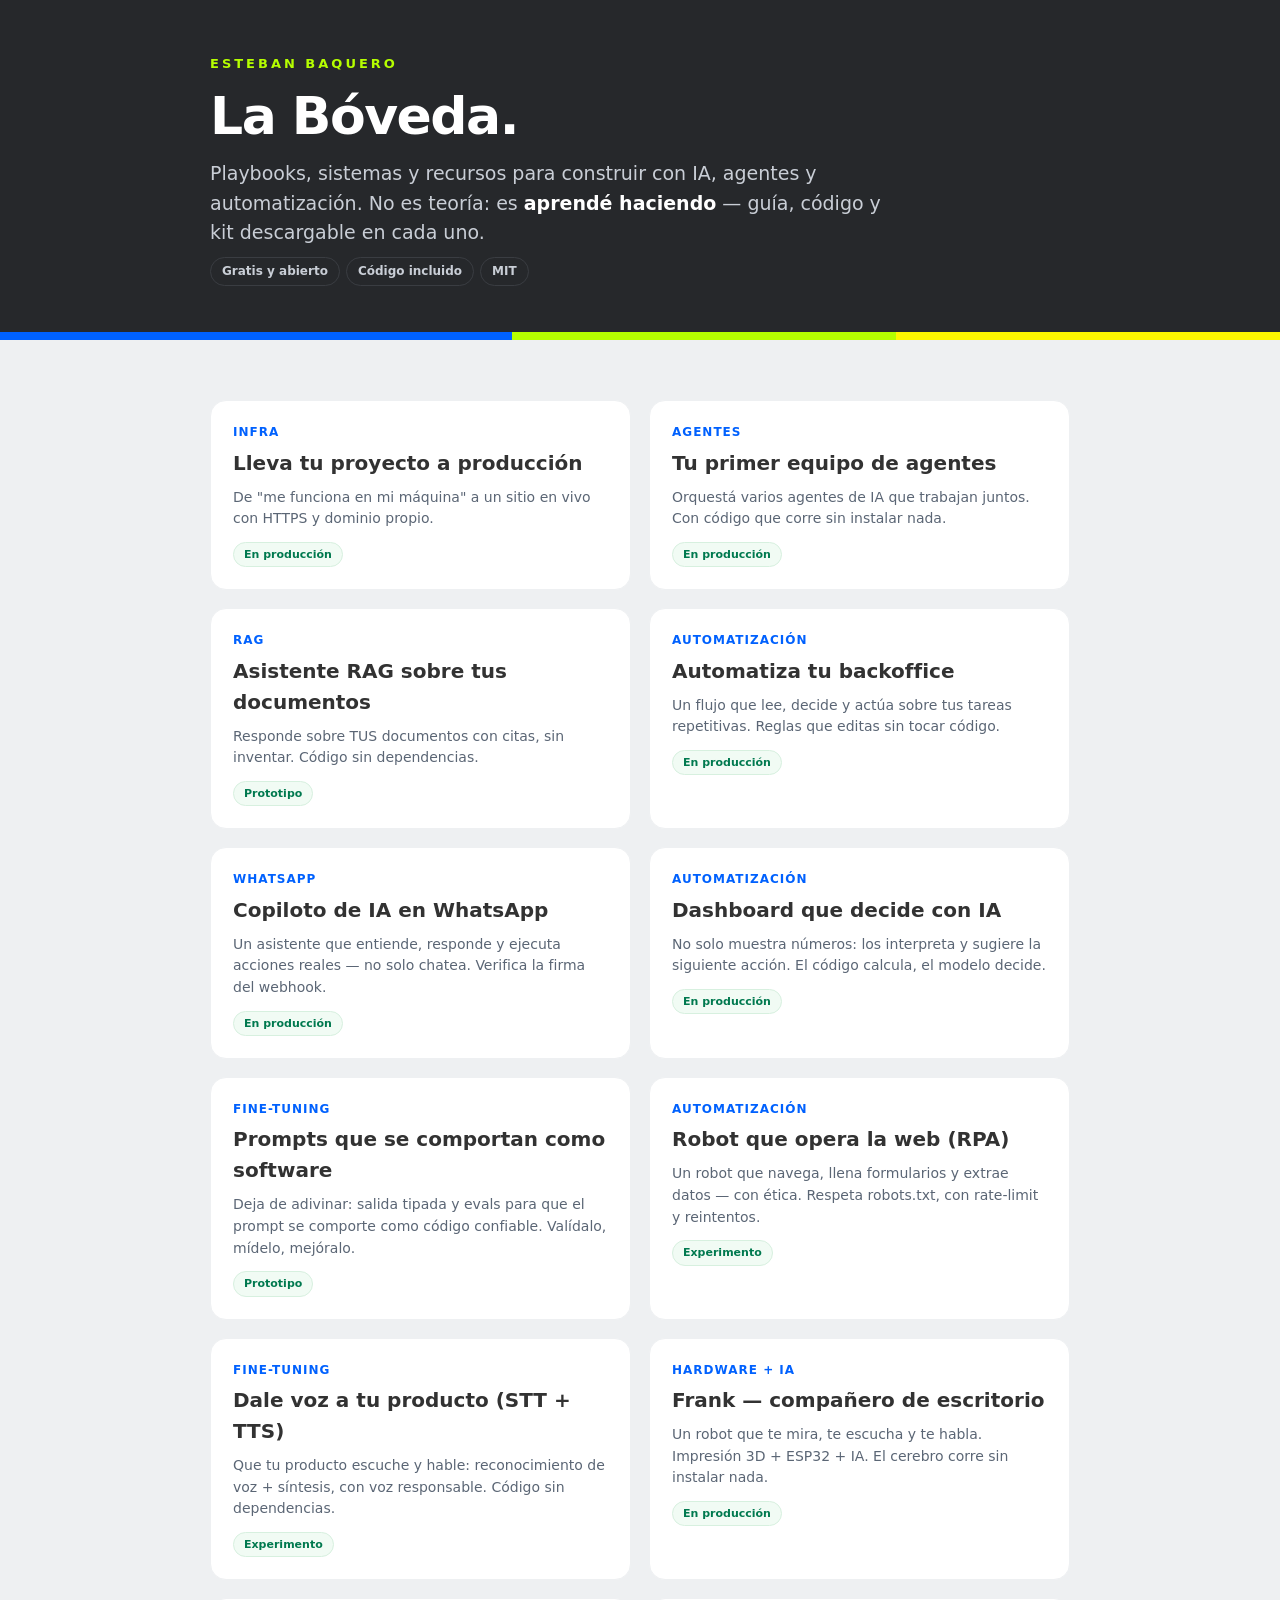
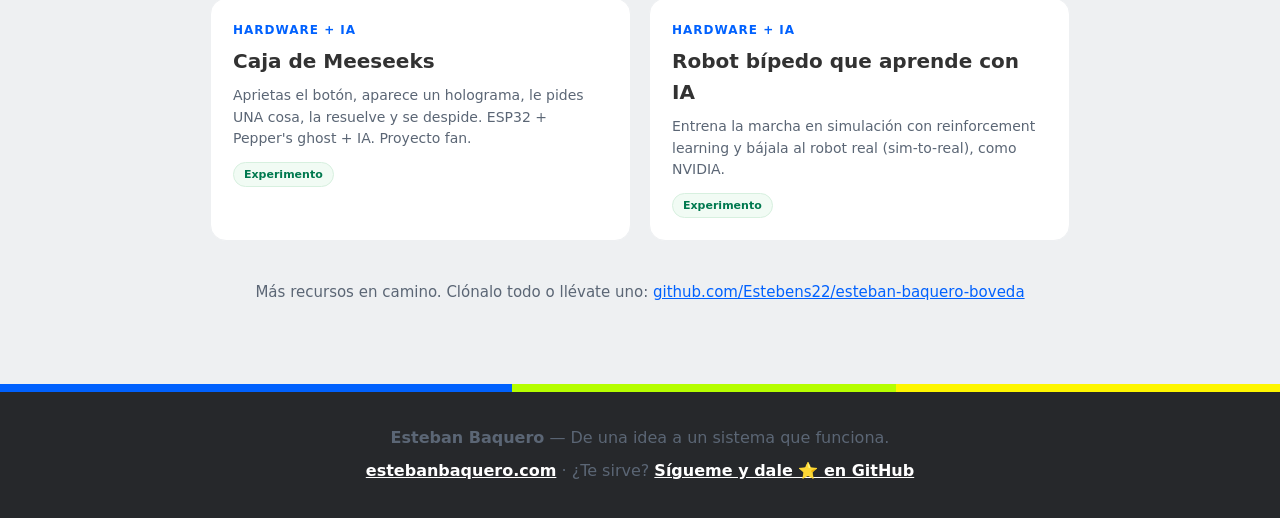
<file: index.html>
<!doctype html>
<html lang="es">
<head>
<meta charset="utf-8">
<meta name="viewport" content="width=device-width, initial-scale=1">
<title>La Bóveda · Esteban Baquero</title>
<meta name="description" content="Playbooks, sistemas y recursos descargables de IA, agentes, automatización e infraestructura. Aprendé haciendo.">
<meta name="robots" content="index,follow">
<meta property="og:title" content="La Bóveda — Esteban Baquero">
<meta property="og:description" content="Guías y código para construir con IA, agentes y automatización. Gratis y abierto.">
<meta property="og:url" content="https://boveda.estebanbaquero.com/">
<link rel="stylesheet" href="assets/boveda.css">
<style>
.grid{display:grid;grid-template-columns:repeat(auto-fill,minmax(280px,1fr));gap:18px;margin-top:20px}
.card{display:block;background:#fff;border:1px solid #eef0f2;border-radius:16px;padding:22px;text-decoration:none;color:inherit;transition:transform .2s,box-shadow .2s}
.card:hover{transform:translateY(-4px);box-shadow:0 16px 36px rgba(38,40,43,.1)}
.card .cat{font-size:12px;font-weight:800;color:#0061fe;letter-spacing:1px;text-transform:uppercase}
.card h3{font-size:20px;margin:6px 0 8px}
.card p{font-size:14px;margin:0}
.st{display:inline-block;font-size:11px;font-weight:700;border-radius:999px;padding:3px 10px;margin-top:12px;background:#f1fbf4;color:#00794f;border:1px solid #d7f0df}
</style>
</head>
<body>
<header class="hero">
  <div class="wrap">
    <div class="kick">Esteban Baquero</div>
    <h1>La Bóveda.</h1>
    <p class="lead">Playbooks, sistemas y recursos para construir con IA, agentes y automatización. No es teoría: es <b style="color:#fff">aprendé haciendo</b> — guía, código y kit descargable en cada uno.</p>
    <div><span class="tag">Gratis y abierto</span><span class="tag">Código incluido</span><span class="tag">MIT</span></div>
  </div>
</header>
<div class="bar"></div>
<main>
  <div class="grid">
    <a class="card" href="09-lleva-tu-proyecto-a-produccion/landing.html">
      <div class="cat">Infra</div><h3>Lleva tu proyecto a producción</h3>
      <p>De "me funciona en mi máquina" a un sitio en vivo con HTTPS y dominio propio.</p>
      <span class="st">En producción</span>
    </a>
    <a class="card" href="02-equipo-de-agentes/landing.html">
      <div class="cat">Agentes</div><h3>Tu primer equipo de agentes</h3>
      <p>Orquestá varios agentes de IA que trabajan juntos. Con código que corre sin instalar nada.</p>
      <span class="st">En producción</span>
    </a>
    <a class="card" href="03-asistente-rag/landing.html">
      <div class="cat">RAG</div><h3>Asistente RAG sobre tus documentos</h3>
      <p>Responde sobre TUS documentos con citas, sin inventar. Código sin dependencias.</p>
      <span class="st">Prototipo</span>
    </a>
    <a class="card" href="04-automatiza-backoffice/landing.html">
      <div class="cat">Automatización</div><h3>Automatiza tu backoffice</h3>
      <p>Un flujo que lee, decide y actúa sobre tus tareas repetitivas. Reglas que editas sin tocar código.</p>
      <span class="st">En producción</span>
    </a>
    <a class="card" href="05-copiloto-whatsapp/landing.html">
      <div class="cat">WhatsApp</div><h3>Copiloto de IA en WhatsApp</h3>
      <p>Un asistente que entiende, responde y ejecuta acciones reales — no solo chatea. Verifica la firma del webhook.</p>
      <span class="st">En producción</span>
    </a>
    <a class="card" href="07-dashboard-ia/landing.html">
      <div class="cat">Automatización</div><h3>Dashboard que decide con IA</h3>
      <p>No solo muestra números: los interpreta y sugiere la siguiente acción. El código calcula, el modelo decide.</p>
      <span class="st">En producción</span>
    </a>
    <a class="card" href="10-prompts-como-software/landing.html">
      <div class="cat">Fine-tuning</div><h3>Prompts que se comportan como software</h3>
      <p>Deja de adivinar: salida tipada y evals para que el prompt se comporte como código confiable. Valídalo, mídelo, mejóralo.</p>
      <span class="st">Prototipo</span>
    </a>
    <a class="card" href="06-robot-web-rpa/landing.html">
      <div class="cat">Automatización</div><h3>Robot que opera la web (RPA)</h3>
      <p>Un robot que navega, llena formularios y extrae datos — con ética. Respeta robots.txt, con rate-limit y reintentos.</p>
      <span class="st">Experimento</span>
    </a>
    <a class="card" href="08-dale-voz-producto/landing.html">
      <div class="cat">Fine-tuning</div><h3>Dale voz a tu producto (STT + TTS)</h3>
      <p>Que tu producto escuche y hable: reconocimiento de voz + síntesis, con voz responsable. Código sin dependencias.</p>
      <span class="st">Experimento</span>
    </a>
    <a class="card" href="01-frank-robot-escritorio/landing.html">
      <div class="cat">Hardware + IA</div><h3>Frank — compañero de escritorio</h3>
      <p>Un robot que te mira, te escucha y te habla. Impresión 3D + ESP32 + IA. El cerebro corre sin instalar nada.</p>
      <span class="st">En producción</span>
    </a>
    <a class="card" href="11-caja-de-meeseeks/landing.html">
      <div class="cat">Hardware + IA</div><h3>Caja de Meeseeks</h3>
      <p>Aprietas el botón, aparece un holograma, le pides UNA cosa, la resuelve y se despide. ESP32 + Pepper's ghost + IA. Proyecto fan.</p>
      <span class="st">Experimento</span>
    </a>
    <a class="card" href="12-robot-bipedo-rl/landing.html">
      <div class="cat">Hardware + IA</div><h3>Robot bípedo que aprende con IA</h3>
      <p>Entrena la marcha en simulación con reinforcement learning y bájala al robot real (sim-to-real), como NVIDIA.</p>
      <span class="st">Experimento</span>
    </a>
    <!-- EBG:MARKER (el cron inserta aquí los nuevos recursos) -->
  </div>
  <p style="text-align:center;color:#5b6675;margin-top:40px;font-size:15px">Más recursos en camino. Clónalo todo o llévate uno: <a href="https://github.com/Estebens22/esteban-baquero-boveda">github.com/Estebens22/esteban-baquero-boveda</a></p>
</main>
<div class="bar"></div>
<footer>
  <p><b>Esteban Baquero</b> — De una idea a un sistema que funciona.</p>
  <p style="margin-top:8px"><a href="https://estebanbaquero.com">estebanbaquero.com</a> · ¿Te sirve? <a href="https://github.com/Estebens22">Sígueme y dale ⭐ en GitHub</a></p>
</footer>
</body>
</html>
</file>
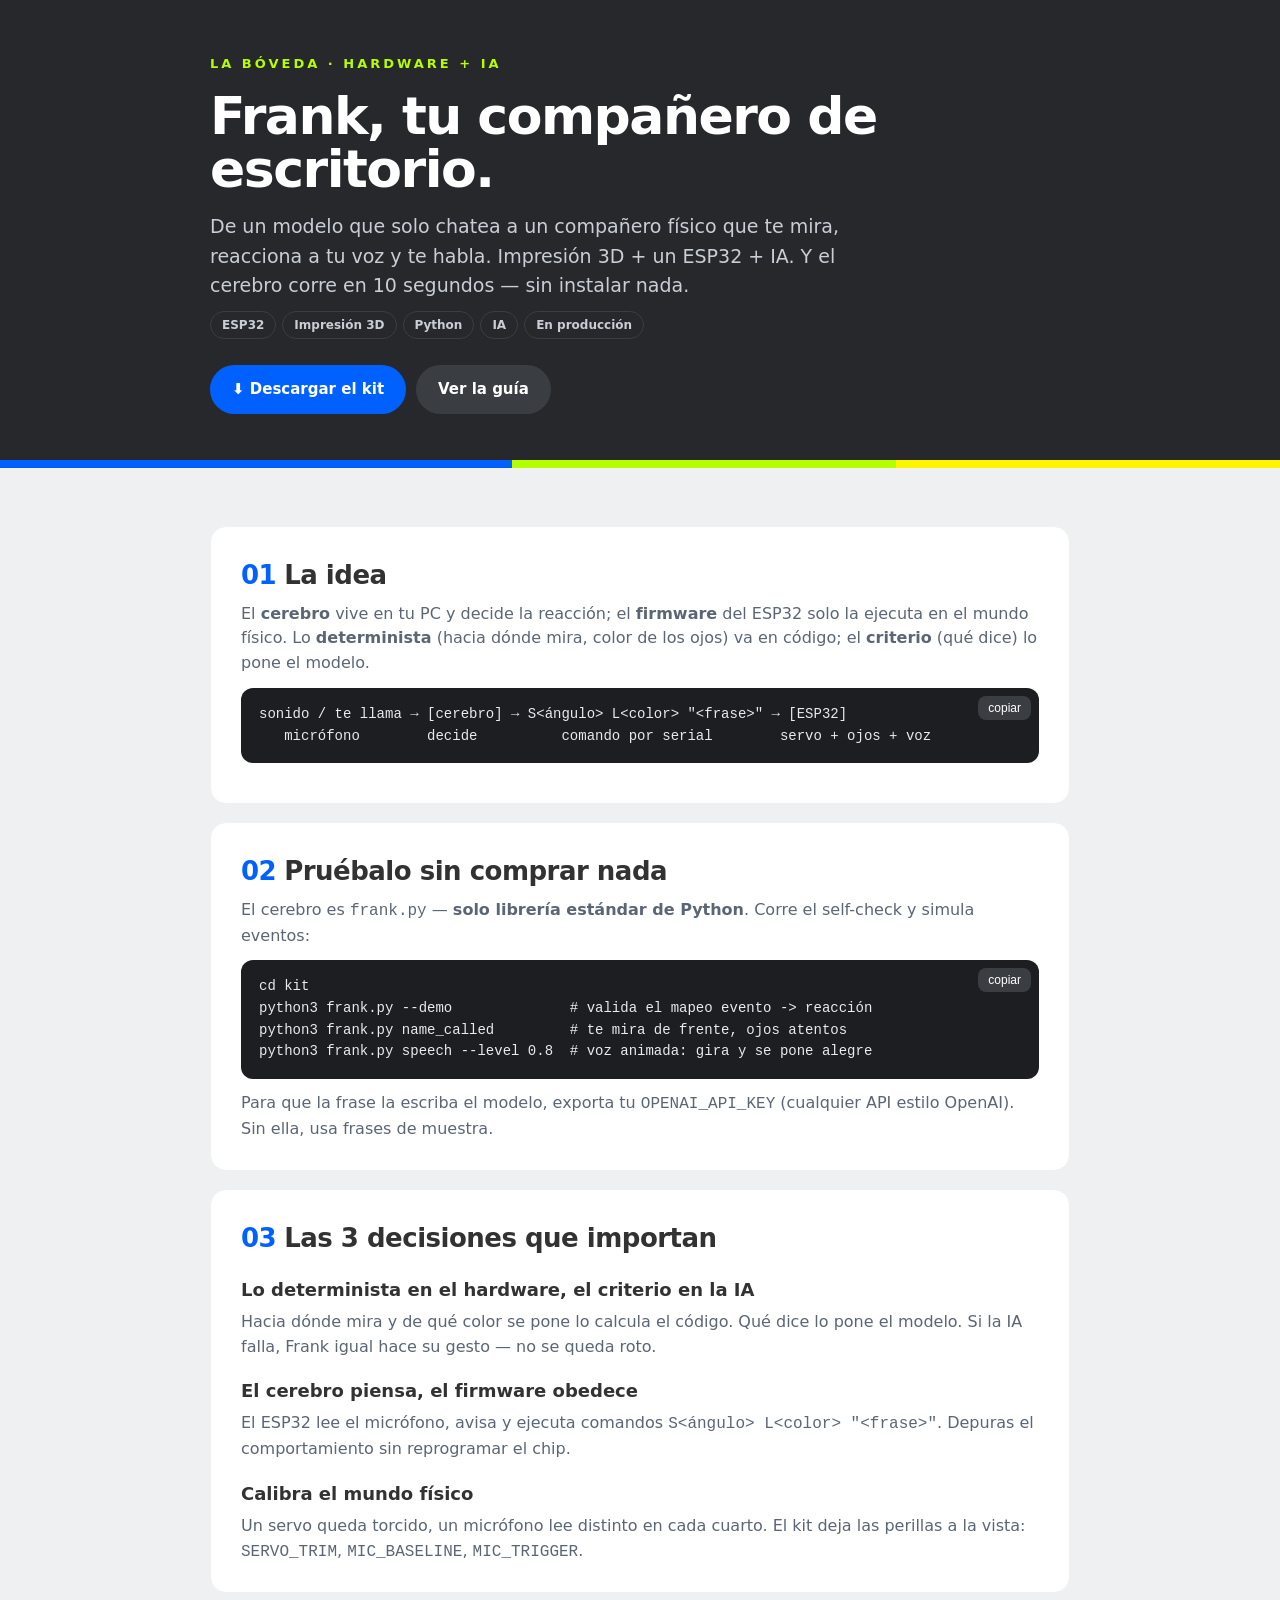
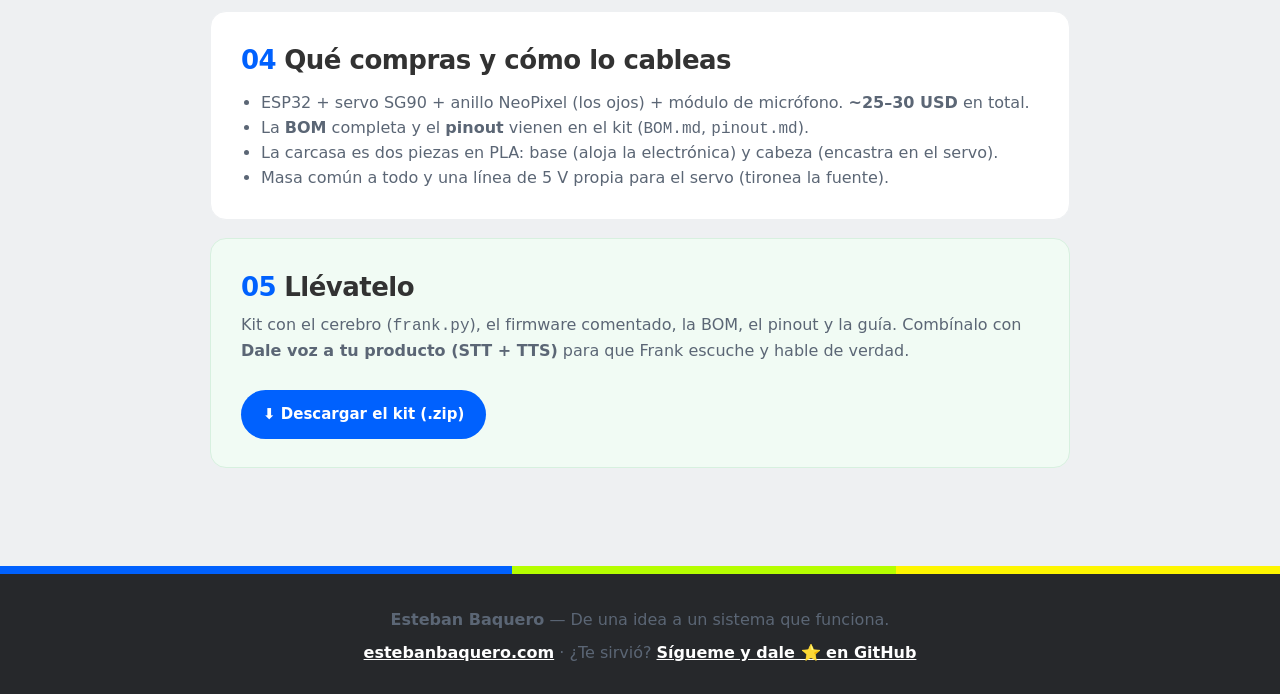
<file: 01-frank-robot-escritorio/landing.html>
<!doctype html>
<html lang="es">
<head>
<meta charset="utf-8">
<meta name="viewport" content="width=device-width, initial-scale=1">
<title>Frank — compañero de escritorio con IA · La Bóveda · Esteban Baquero</title>
<meta name="description" content="Un robot de escritorio que te mira, te escucha y te habla. Impresión 3D + ESP32 + IA. Guía + BOM + planos + firmware + cerebro que corre sin instalar nada.">
<meta name="robots" content="index,follow">
<meta property="og:type" content="article">
<meta property="og:title" content="Frank — compañero de escritorio con IA — La Bóveda de Esteban Baquero">
<meta property="og:description" content="Hardware + IA: construye a Frank, una cabeza que te mira, reacciona a tu voz y te habla. BOM, planos, firmware y cerebro en Python puro.">
<meta property="og:url" content="https://estebanbaquero.com/boveda/frank-robot-escritorio.html">
<link rel="stylesheet" href="../assets/boveda.css">
</head>
<body>
<header class="hero">
  <div class="wrap">
    <div class="kick">La Bóveda · Hardware + IA</div>
    <h1>Frank, tu compañero de escritorio.</h1>
    <p class="lead">De un modelo que solo chatea a un compañero físico que te mira, reacciona a tu voz y te habla. Impresión 3D + un ESP32 + IA. Y el cerebro corre en 10 segundos — sin instalar nada.</p>
    <div><span class="tag">ESP32</span><span class="tag">Impresión 3D</span><span class="tag">Python</span><span class="tag">IA</span><span class="tag">En producción</span></div>
    <div class="cta">
      <a class="btn p" href="esteban-baquero-playbook-frank-v1.0.zip" download>⬇ Descargar el kit</a>
      <a class="btn g" href="README.md">Ver la guía</a>
    </div>
  </div>
</header>
<div class="bar"></div>
<main>
  <section>
    <h2><span class="n">01</span>La idea</h2>
    <p>El <b>cerebro</b> vive en tu PC y decide la reacción; el <b>firmware</b> del ESP32 solo la ejecuta en el mundo físico. Lo <b>determinista</b> (hacia dónde mira, color de los ojos) va en código; el <b>criterio</b> (qué dice) lo pone el modelo.</p>
    <pre><button class="copy">copiar</button><code>sonido / te llama → [cerebro] → S&lt;ángulo&gt; L&lt;color&gt; "&lt;frase&gt;" → [ESP32]
   micrófono        decide          comando por serial        servo + ojos + voz</code></pre>
  </section>
  <section>
    <h2><span class="n">02</span>Pruébalo sin comprar nada</h2>
    <p>El cerebro es <code>frank.py</code> — <b>solo librería estándar de Python</b>. Corre el self-check y simula eventos:</p>
    <pre><button class="copy">copiar</button><code>cd kit
python3 frank.py --demo              # valida el mapeo evento -&gt; reacción
python3 frank.py name_called         # te mira de frente, ojos atentos
python3 frank.py speech --level 0.8  # voz animada: gira y se pone alegre</code></pre>
    <p>Para que la frase la escriba el modelo, exporta tu <code>OPENAI_API_KEY</code> (cualquier API estilo OpenAI). Sin ella, usa frases de muestra.</p>
  </section>
  <section>
    <h2><span class="n">03</span>Las 3 decisiones que importan</h2>
    <h3>Lo determinista en el hardware, el criterio en la IA</h3>
    <p>Hacia dónde mira y de qué color se pone lo calcula el código. Qué dice lo pone el modelo. Si la IA falla, Frank igual hace su gesto — no se queda roto.</p>
    <h3>El cerebro piensa, el firmware obedece</h3>
    <p>El ESP32 lee el micrófono, avisa y ejecuta comandos <code>S&lt;ángulo&gt; L&lt;color&gt; "&lt;frase&gt;"</code>. Depuras el comportamiento sin reprogramar el chip.</p>
    <h3>Calibra el mundo físico</h3>
    <p>Un servo queda torcido, un micrófono lee distinto en cada cuarto. El kit deja las perillas a la vista: <code>SERVO_TRIM</code>, <code>MIC_BASELINE</code>, <code>MIC_TRIGGER</code>.</p>
  </section>
  <section>
    <h2><span class="n">04</span>Qué compras y cómo lo cableas</h2>
    <ul>
      <li>ESP32 + servo SG90 + anillo NeoPixel (los ojos) + módulo de micrófono. <b>~25–30 USD</b> en total.</li>
      <li>La <b>BOM</b> completa y el <b>pinout</b> vienen en el kit (<code>BOM.md</code>, <code>pinout.md</code>).</li>
      <li>La carcasa es dos piezas en PLA: base (aloja la electrónica) y cabeza (encastra en el servo).</li>
      <li>Masa común a todo y una línea de 5 V propia para el servo (tironea la fuente).</li>
    </ul>
  </section>
  <section class="ok" style="border-radius:16px;border:1px solid #d7f0df">
    <h2><span class="n">05</span>Llévatelo</h2>
    <p>Kit con el cerebro (<code>frank.py</code>), el firmware comentado, la BOM, el pinout y la guía. Combínalo con <b>Dale voz a tu producto (STT + TTS)</b> para que Frank escuche y hable de verdad.</p>
    <div class="cta"><a class="btn p" href="esteban-baquero-playbook-frank-v1.0.zip" download>⬇ Descargar el kit (.zip)</a></div>
  </section>
</main>
<div class="bar"></div>
<footer>
  <p><b>Esteban Baquero</b> — De una idea a un sistema que funciona.</p>
  <p style="margin-top:8px"><a href="https://estebanbaquero.com">estebanbaquero.com</a> · ¿Te sirvió? <a href="https://github.com/Estebens22">Sígueme y dale ⭐ en GitHub</a></p>
</footer>
<script>
document.querySelectorAll('.copy').forEach(function(b){
  b.addEventListener('click',function(){
    navigator.clipboard.writeText(b.parentElement.querySelector('code').innerText).then(function(){b.textContent='copiado ✓';setTimeout(function(){b.textContent='copiar'},1500)});
  });
});
</script>
</body>
</html>
</file>
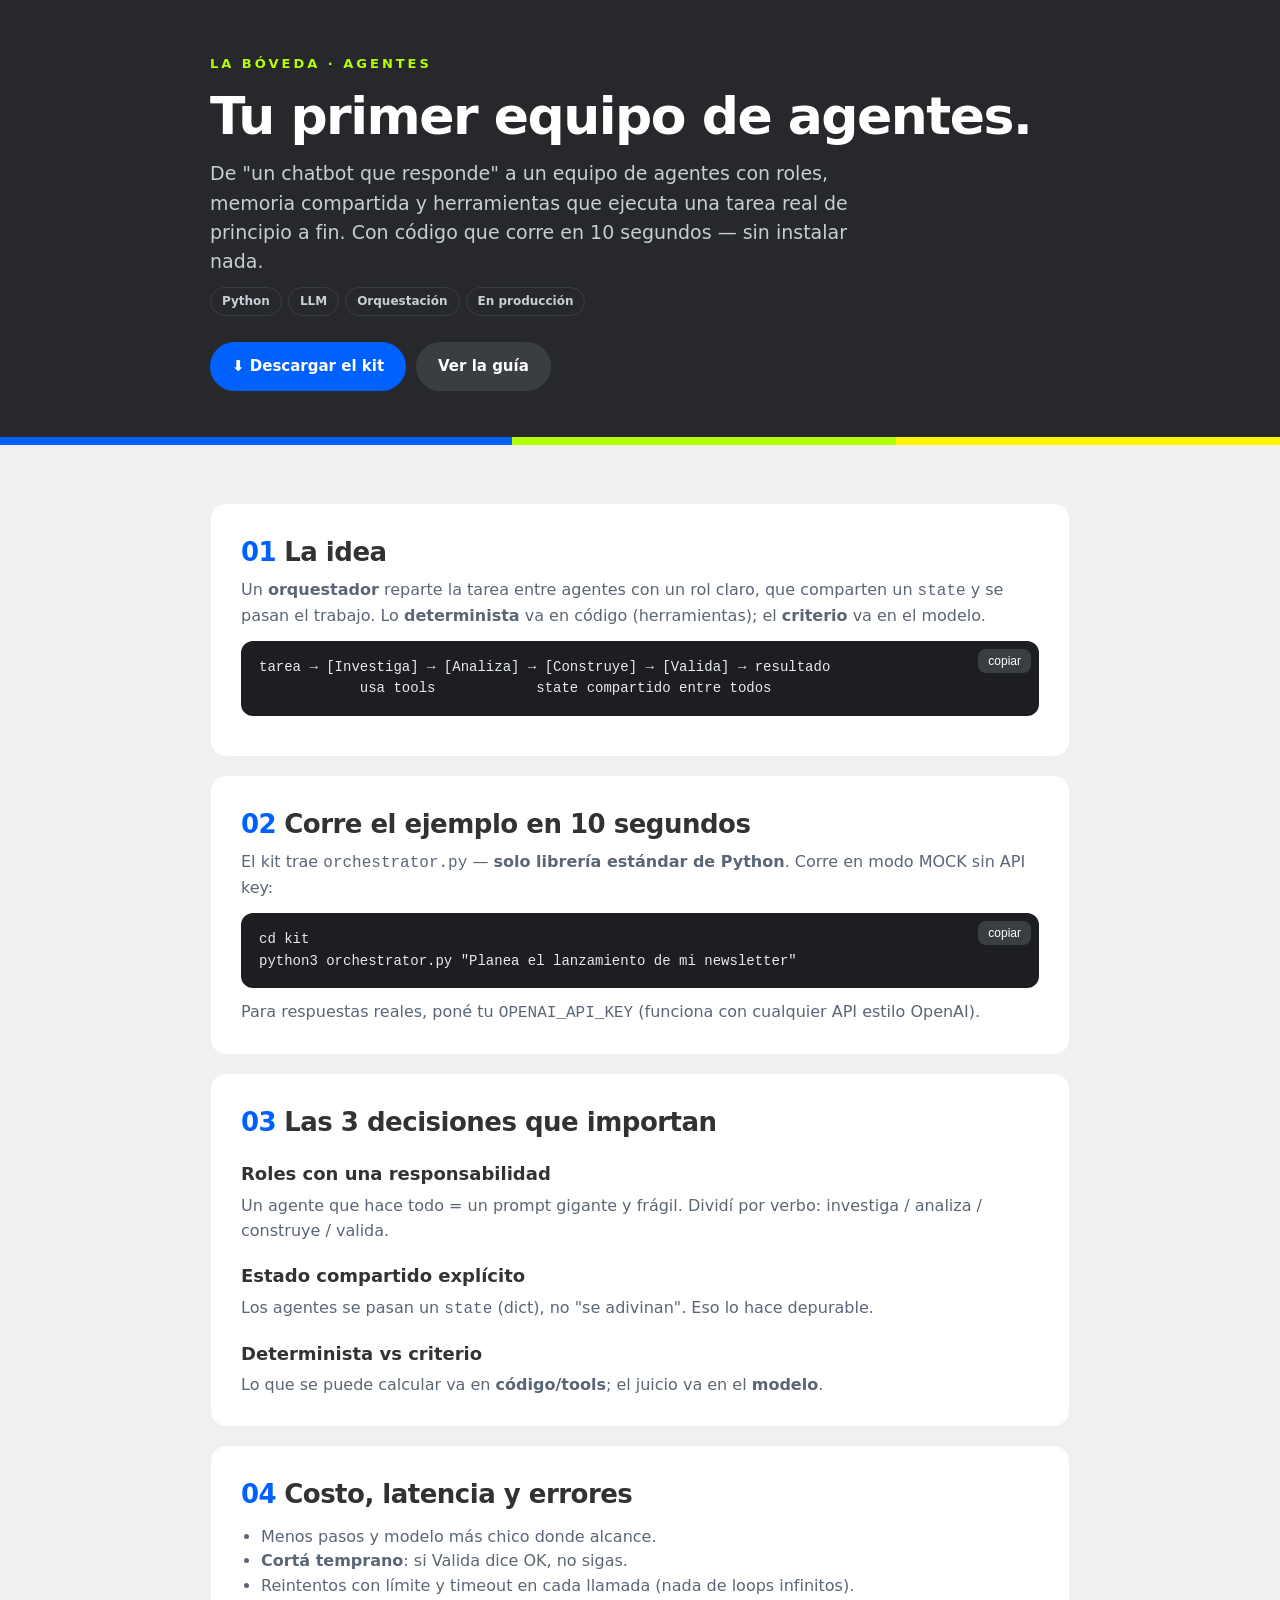
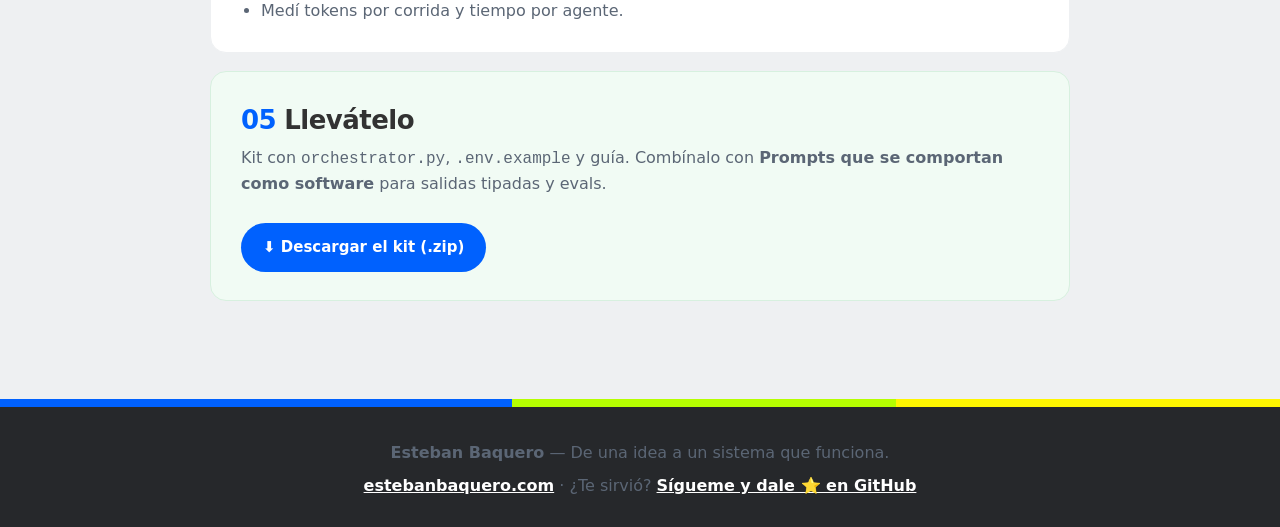
<file: 02-equipo-de-agentes/landing.html>
<!doctype html>
<html lang="es">
<head>
<meta charset="utf-8">
<meta name="viewport" content="width=device-width, initial-scale=1">
<title>Tu primer equipo de agentes · La Bóveda · Esteban Baquero</title>
<meta name="description" content="De prompts sueltos a un equipo de agentes con roles, estado compartido y herramientas que ejecuta una tarea de principio a fin. Guía + código ejecutable.">
<meta name="robots" content="index,follow">
<meta property="og:type" content="article">
<meta property="og:title" content="Tu primer equipo de agentes — La Bóveda de Esteban Baquero">
<meta property="og:description" content="Orquesta varios agentes de IA que trabajan juntos. Guía + código que corre sin instalar nada.">
<meta property="og:url" content="https://estebanbaquero.com/boveda/equipo-de-agentes.html">
<link rel="stylesheet" href="../assets/boveda.css">
</head>
<body>
<header class="hero">
  <div class="wrap">
    <div class="kick">La Bóveda · Agentes</div>
    <h1>Tu primer equipo de agentes.</h1>
    <p class="lead">De "un chatbot que responde" a un equipo de agentes con roles, memoria compartida y herramientas que ejecuta una tarea real de principio a fin. Con código que corre en 10 segundos — sin instalar nada.</p>
    <div><span class="tag">Python</span><span class="tag">LLM</span><span class="tag">Orquestación</span><span class="tag">En producción</span></div>
    <div class="cta">
      <a class="btn p" href="esteban-baquero-playbook-agentes-v1.0.zip" download>⬇ Descargar el kit</a>
      <a class="btn g" href="README.md">Ver la guía</a>
    </div>
  </div>
</header>
<div class="bar"></div>
<main>
  <section>
    <h2><span class="n">01</span>La idea</h2>
    <p>Un <b>orquestador</b> reparte la tarea entre agentes con un rol claro, que comparten un <code>state</code> y se pasan el trabajo. Lo <b>determinista</b> va en código (herramientas); el <b>criterio</b> va en el modelo.</p>
    <pre><button class="copy">copiar</button><code>tarea → [Investiga] → [Analiza] → [Construye] → [Valida] → resultado
            usa tools            state compartido entre todos</code></pre>
  </section>
  <section>
    <h2><span class="n">02</span>Corre el ejemplo en 10 segundos</h2>
    <p>El kit trae <code>orchestrator.py</code> — <b>solo librería estándar de Python</b>. Corre en modo MOCK sin API key:</p>
    <pre><button class="copy">copiar</button><code>cd kit
python3 orchestrator.py "Planea el lanzamiento de mi newsletter"</code></pre>
    <p>Para respuestas reales, poné tu <code>OPENAI_API_KEY</code> (funciona con cualquier API estilo OpenAI).</p>
  </section>
  <section>
    <h2><span class="n">03</span>Las 3 decisiones que importan</h2>
    <h3>Roles con una responsabilidad</h3>
    <p>Un agente que hace todo = un prompt gigante y frágil. Dividí por verbo: investiga / analiza / construye / valida.</p>
    <h3>Estado compartido explícito</h3>
    <p>Los agentes se pasan un <code>state</code> (dict), no "se adivinan". Eso lo hace depurable.</p>
    <h3>Determinista vs criterio</h3>
    <p>Lo que se puede calcular va en <b>código/tools</b>; el juicio va en el <b>modelo</b>.</p>
  </section>
  <section>
    <h2><span class="n">04</span>Costo, latencia y errores</h2>
    <ul>
      <li>Menos pasos y modelo más chico donde alcance.</li>
      <li><b>Cortá temprano</b>: si Valida dice OK, no sigas.</li>
      <li>Reintentos con límite y timeout en cada llamada (nada de loops infinitos).</li>
      <li>Medí tokens por corrida y tiempo por agente.</li>
    </ul>
  </section>
  <section class="ok" style="border-radius:16px;border:1px solid #d7f0df">
    <h2><span class="n">05</span>Llevátelo</h2>
    <p>Kit con <code>orchestrator.py</code>, <code>.env.example</code> y guía. Combínalo con <b>Prompts que se comportan como software</b> para salidas tipadas y evals.</p>
    <div class="cta"><a class="btn p" href="esteban-baquero-playbook-agentes-v1.0.zip" download>⬇ Descargar el kit (.zip)</a></div>
  </section>
</main>
<div class="bar"></div>
<footer>
  <p><b>Esteban Baquero</b> — De una idea a un sistema que funciona.</p>
  <p style="margin-top:8px"><a href="https://estebanbaquero.com">estebanbaquero.com</a> · ¿Te sirvió? <a href="https://github.com/Estebens22">Sígueme y dale ⭐ en GitHub</a></p>
</footer>
<script>
document.querySelectorAll('.copy').forEach(function(b){
  b.addEventListener('click',function(){
    navigator.clipboard.writeText(b.parentElement.querySelector('code').innerText).then(function(){b.textContent='copiado ✓';setTimeout(function(){b.textContent='copiar'},1500)});
  });
});
</script>
</body>
</html>
</file>
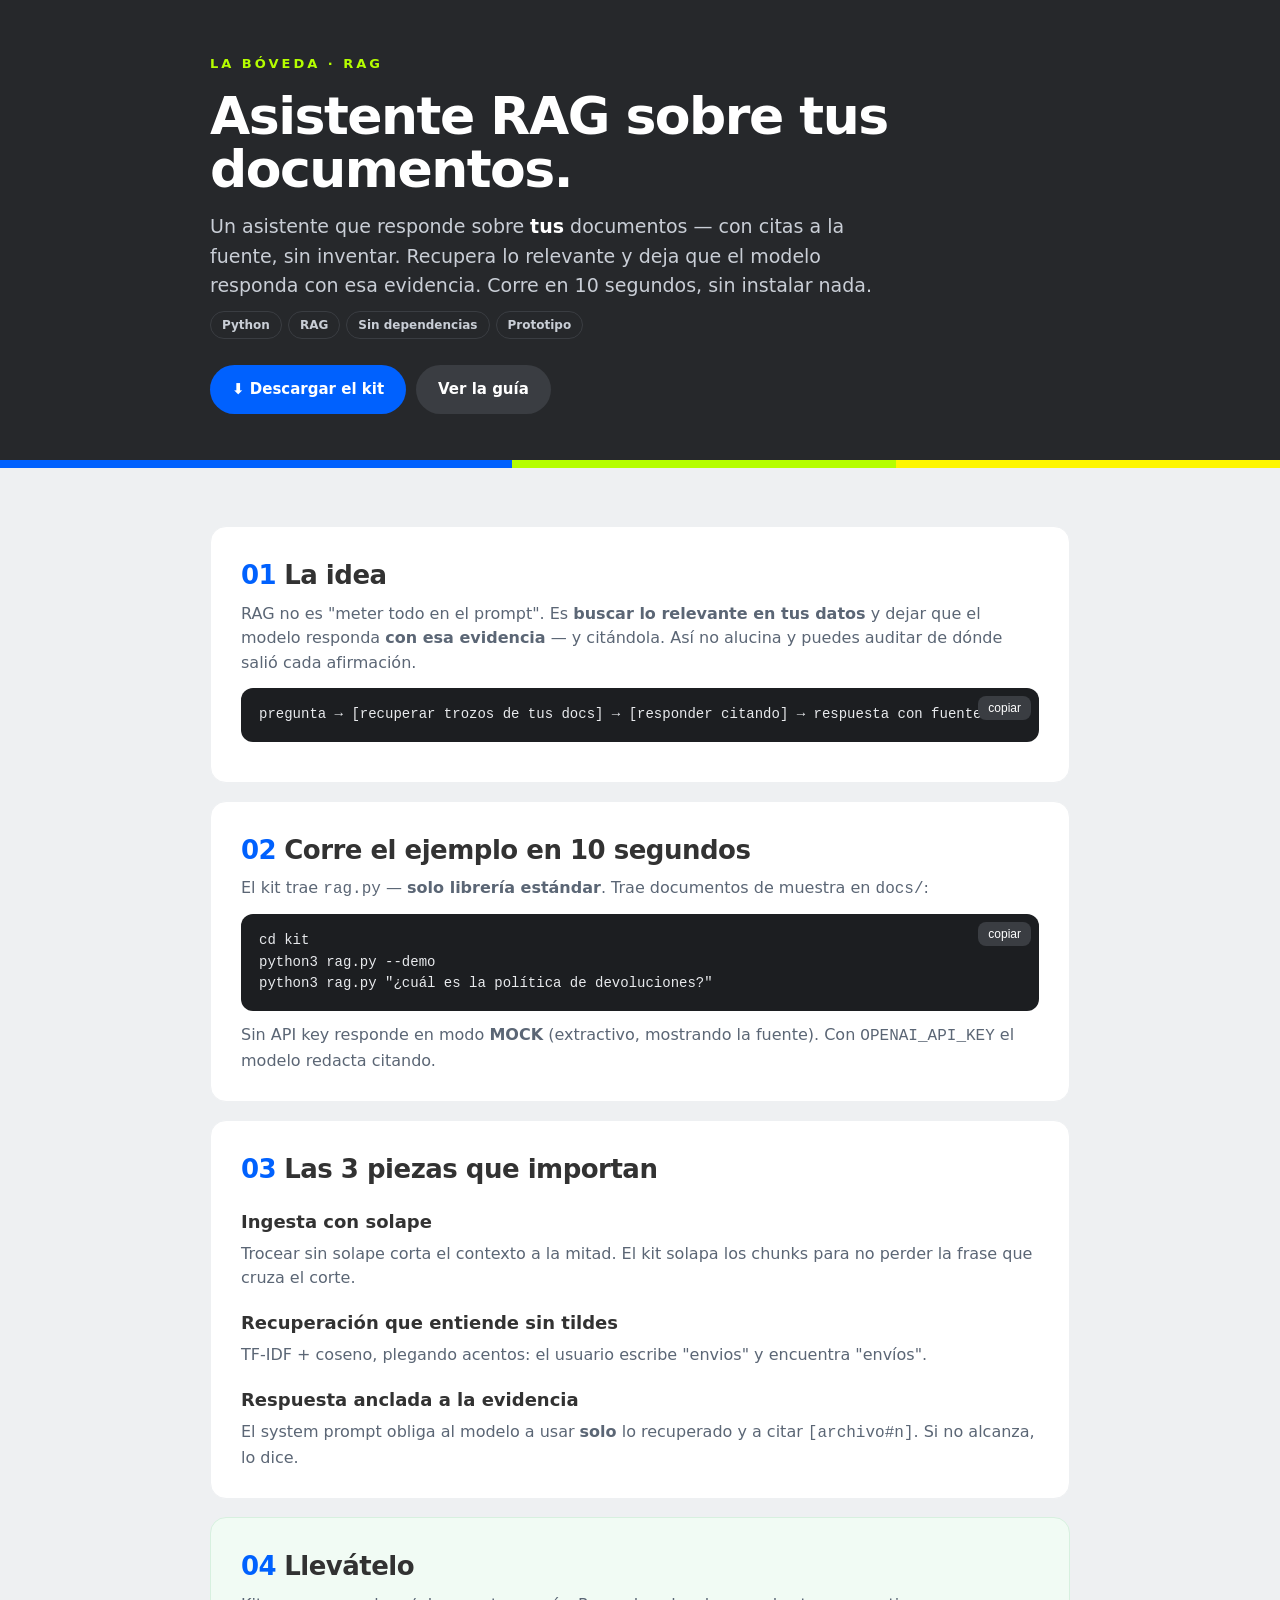
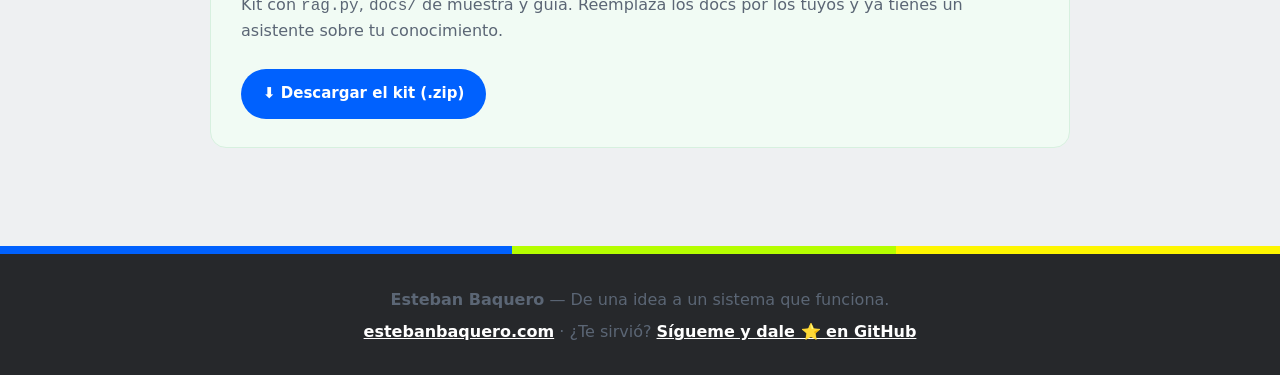
<file: 03-asistente-rag/landing.html>
<!doctype html>
<html lang="es">
<head>
<meta charset="utf-8">
<meta name="viewport" content="width=device-width, initial-scale=1">
<title>Asistente RAG sobre tus documentos · La Bóveda · Esteban Baquero</title>
<meta name="description" content="Un asistente que responde sobre TUS documentos con citas, sin inventar. Ingesta + recuperación + respuesta. Guía + código ejecutable sin dependencias.">
<meta name="robots" content="index,follow">
<meta property="og:type" content="article">
<meta property="og:title" content="Asistente RAG sobre tus documentos — La Bóveda de Esteban Baquero">
<meta property="og:description" content="Recupera lo relevante de tus datos y responde con evidencia citada. Código que corre sin instalar nada.">
<meta property="og:url" content="https://estebanbaquero.com/la-boveda">
<link rel="stylesheet" href="../assets/boveda.css">
</head>
<body>
<header class="hero">
  <div class="wrap">
    <div class="kick">La Bóveda · RAG</div>
    <h1>Asistente RAG sobre tus documentos.</h1>
    <p class="lead">Un asistente que responde sobre <b style="color:#fff">tus</b> documentos — con citas a la fuente, sin inventar. Recupera lo relevante y deja que el modelo responda con esa evidencia. Corre en 10 segundos, sin instalar nada.</p>
    <div><span class="tag">Python</span><span class="tag">RAG</span><span class="tag">Sin dependencias</span><span class="tag">Prototipo</span></div>
    <div class="cta">
      <a class="btn p" href="esteban-baquero-playbook-rag-v1.0.zip" download>⬇ Descargar el kit</a>
      <a class="btn g" href="README.md">Ver la guía</a>
    </div>
  </div>
</header>
<div class="bar"></div>
<main>
  <section>
    <h2><span class="n">01</span>La idea</h2>
    <p>RAG no es "meter todo en el prompt". Es <b>buscar lo relevante en tus datos</b> y dejar que el modelo responda <b>con esa evidencia</b> — y citándola. Así no alucina y puedes auditar de dónde salió cada afirmación.</p>
    <pre><button class="copy">copiar</button><code>pregunta → [recuperar trozos de tus docs] → [responder citando] → respuesta con fuentes</code></pre>
  </section>
  <section>
    <h2><span class="n">02</span>Corre el ejemplo en 10 segundos</h2>
    <p>El kit trae <code>rag.py</code> — <b>solo librería estándar</b>. Trae documentos de muestra en <code>docs/</code>:</p>
    <pre><button class="copy">copiar</button><code>cd kit
python3 rag.py --demo
python3 rag.py "¿cuál es la política de devoluciones?"</code></pre>
    <p>Sin API key responde en modo <b>MOCK</b> (extractivo, mostrando la fuente). Con <code>OPENAI_API_KEY</code> el modelo redacta citando.</p>
  </section>
  <section>
    <h2><span class="n">03</span>Las 3 piezas que importan</h2>
    <h3>Ingesta con solape</h3>
    <p>Trocear sin solape corta el contexto a la mitad. El kit solapa los chunks para no perder la frase que cruza el corte.</p>
    <h3>Recuperación que entiende sin tildes</h3>
    <p>TF-IDF + coseno, plegando acentos: el usuario escribe "envios" y encuentra "envíos".</p>
    <h3>Respuesta anclada a la evidencia</h3>
    <p>El system prompt obliga al modelo a usar <b>solo</b> lo recuperado y a citar <code>[archivo#n]</code>. Si no alcanza, lo dice.</p>
  </section>
  <section class="ok" style="border-radius:16px;border:1px solid #d7f0df">
    <h2><span class="n">04</span>Llevátelo</h2>
    <p>Kit con <code>rag.py</code>, <code>docs/</code> de muestra y guía. Reemplaza los docs por los tuyos y ya tienes un asistente sobre tu conocimiento.</p>
    <div class="cta"><a class="btn p" href="esteban-baquero-playbook-rag-v1.0.zip" download>⬇ Descargar el kit (.zip)</a></div>
  </section>
</main>
<div class="bar"></div>
<footer>
  <p><b>Esteban Baquero</b> — De una idea a un sistema que funciona.</p>
  <p style="margin-top:8px"><a href="https://estebanbaquero.com">estebanbaquero.com</a> · ¿Te sirvió? <a href="https://github.com/Estebens22">Sígueme y dale ⭐ en GitHub</a></p>
</footer>
<script>
document.querySelectorAll('.copy').forEach(function(b){
  b.addEventListener('click',function(){
    navigator.clipboard.writeText(b.parentElement.querySelector('code').innerText).then(function(){b.textContent='copiado ✓';setTimeout(function(){b.textContent='copiar'},1500)});
  });
});
</script>
</body>
</html>
</file>
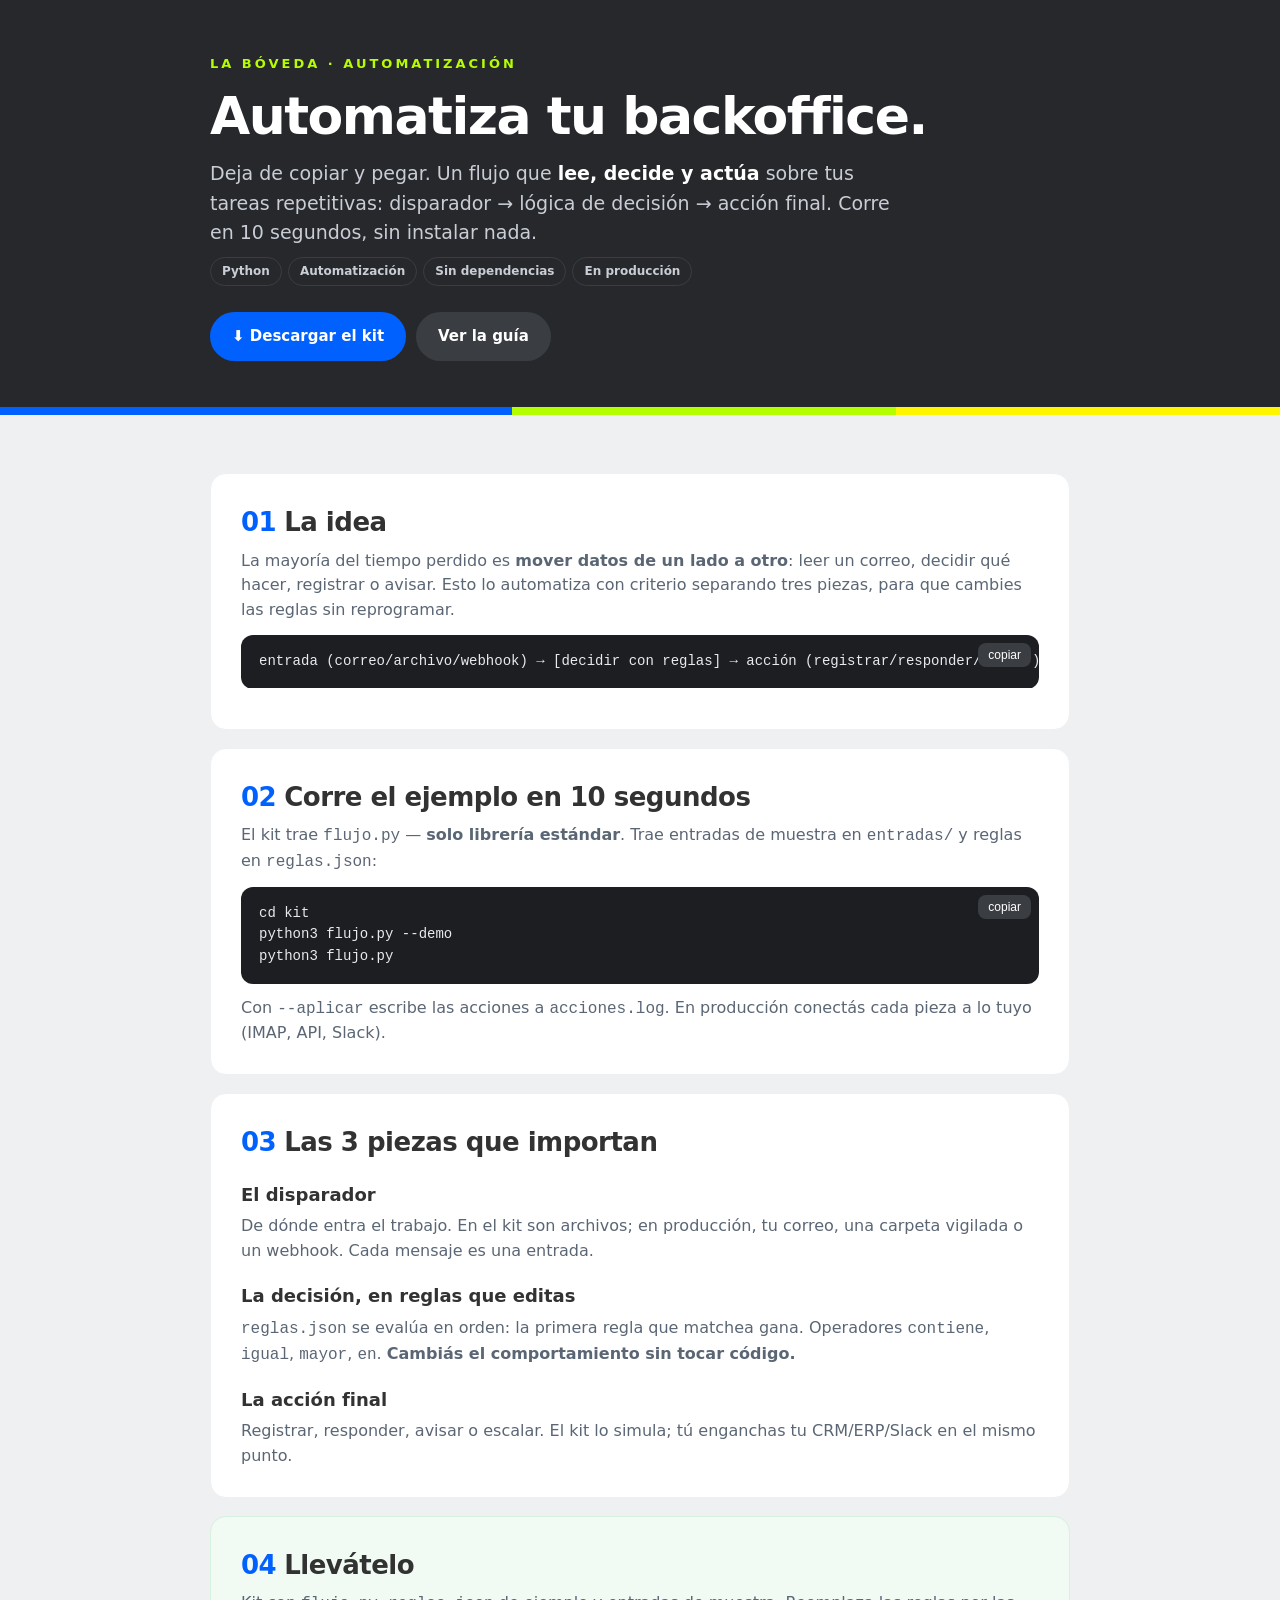
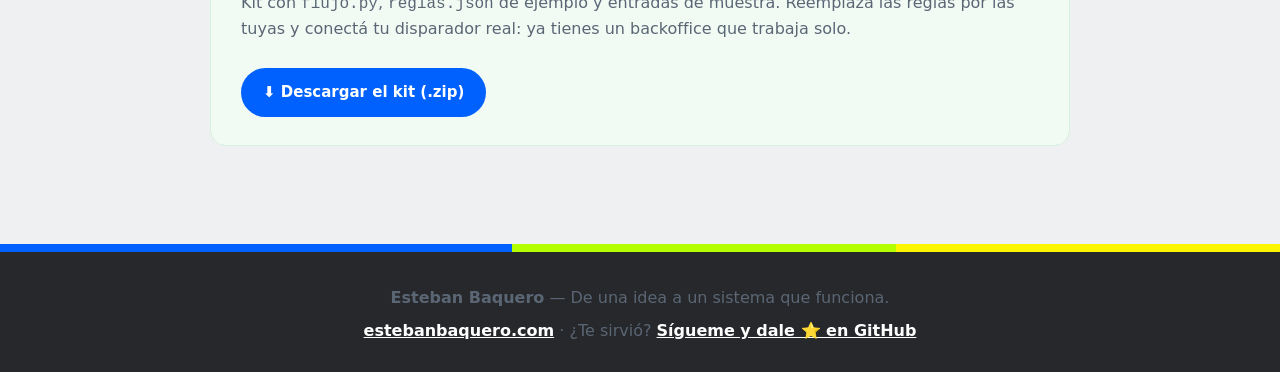
<file: 04-automatiza-backoffice/landing.html>
<!doctype html>
<html lang="es">
<head>
<meta charset="utf-8">
<meta name="viewport" content="width=device-width, initial-scale=1">
<title>Automatiza tu backoffice · La Bóveda · Esteban Baquero</title>
<meta name="description" content="Un flujo que lee, decide y actúa sobre tus tareas repetitivas. Disparador + reglas + acción. Guía + código ejecutable sin dependencias.">
<meta name="robots" content="index,follow">
<meta property="og:type" content="article">
<meta property="og:title" content="Automatiza tu backoffice — La Bóveda de Esteban Baquero">
<meta property="og:description" content="Deja de copiar y pegar: un flujo que lee, decide y actúa. Reglas que editas sin tocar código. Corre sin instalar nada.">
<meta property="og:url" content="https://estebanbaquero.com/la-boveda">
<link rel="stylesheet" href="../assets/boveda.css">
</head>
<body>
<header class="hero">
  <div class="wrap">
    <div class="kick">La Bóveda · Automatización</div>
    <h1>Automatiza tu backoffice.</h1>
    <p class="lead">Deja de copiar y pegar. Un flujo que <b style="color:#fff">lee, decide y actúa</b> sobre tus tareas repetitivas: disparador → lógica de decisión → acción final. Corre en 10 segundos, sin instalar nada.</p>
    <div><span class="tag">Python</span><span class="tag">Automatización</span><span class="tag">Sin dependencias</span><span class="tag">En producción</span></div>
    <div class="cta">
      <a class="btn p" href="esteban-baquero-playbook-backoffice-v1.0.zip" download>⬇ Descargar el kit</a>
      <a class="btn g" href="README.md">Ver la guía</a>
    </div>
  </div>
</header>
<div class="bar"></div>
<main>
  <section>
    <h2><span class="n">01</span>La idea</h2>
    <p>La mayoría del tiempo perdido es <b>mover datos de un lado a otro</b>: leer un correo, decidir qué hacer, registrar o avisar. Esto lo automatiza con criterio separando tres piezas, para que cambies las reglas sin reprogramar.</p>
    <pre><button class="copy">copiar</button><code>entrada (correo/archivo/webhook) → [decidir con reglas] → acción (registrar/responder/avisar)</code></pre>
  </section>
  <section>
    <h2><span class="n">02</span>Corre el ejemplo en 10 segundos</h2>
    <p>El kit trae <code>flujo.py</code> — <b>solo librería estándar</b>. Trae entradas de muestra en <code>entradas/</code> y reglas en <code>reglas.json</code>:</p>
    <pre><button class="copy">copiar</button><code>cd kit
python3 flujo.py --demo
python3 flujo.py</code></pre>
    <p>Con <code>--aplicar</code> escribe las acciones a <code>acciones.log</code>. En producción conectás cada pieza a lo tuyo (IMAP, API, Slack).</p>
  </section>
  <section>
    <h2><span class="n">03</span>Las 3 piezas que importan</h2>
    <h3>El disparador</h3>
    <p>De dónde entra el trabajo. En el kit son archivos; en producción, tu correo, una carpeta vigilada o un webhook. Cada mensaje es una entrada.</p>
    <h3>La decisión, en reglas que editas</h3>
    <p><code>reglas.json</code> se evalúa en orden: la primera regla que matchea gana. Operadores <code>contiene</code>, <code>igual</code>, <code>mayor</code>, <code>en</code>. <b>Cambiás el comportamiento sin tocar código.</b></p>
    <h3>La acción final</h3>
    <p>Registrar, responder, avisar o escalar. El kit lo simula; tú enganchas tu CRM/ERP/Slack en el mismo punto.</p>
  </section>
  <section class="ok" style="border-radius:16px;border:1px solid #d7f0df">
    <h2><span class="n">04</span>Llevátelo</h2>
    <p>Kit con <code>flujo.py</code>, <code>reglas.json</code> de ejemplo y entradas de muestra. Reemplaza las reglas por las tuyas y conectá tu disparador real: ya tienes un backoffice que trabaja solo.</p>
    <div class="cta"><a class="btn p" href="esteban-baquero-playbook-backoffice-v1.0.zip" download>⬇ Descargar el kit (.zip)</a></div>
  </section>
</main>
<div class="bar"></div>
<footer>
  <p><b>Esteban Baquero</b> — De una idea a un sistema que funciona.</p>
  <p style="margin-top:8px"><a href="https://estebanbaquero.com">estebanbaquero.com</a> · ¿Te sirvió? <a href="https://github.com/Estebens22">Sígueme y dale ⭐ en GitHub</a></p>
</footer>
<script>
document.querySelectorAll('.copy').forEach(function(b){
  b.addEventListener('click',function(){
    navigator.clipboard.writeText(b.parentElement.querySelector('code').innerText).then(function(){b.textContent='copiado ✓';setTimeout(function(){b.textContent='copiar'},1500)});
  });
});
</script>
</body>
</html>
</file>
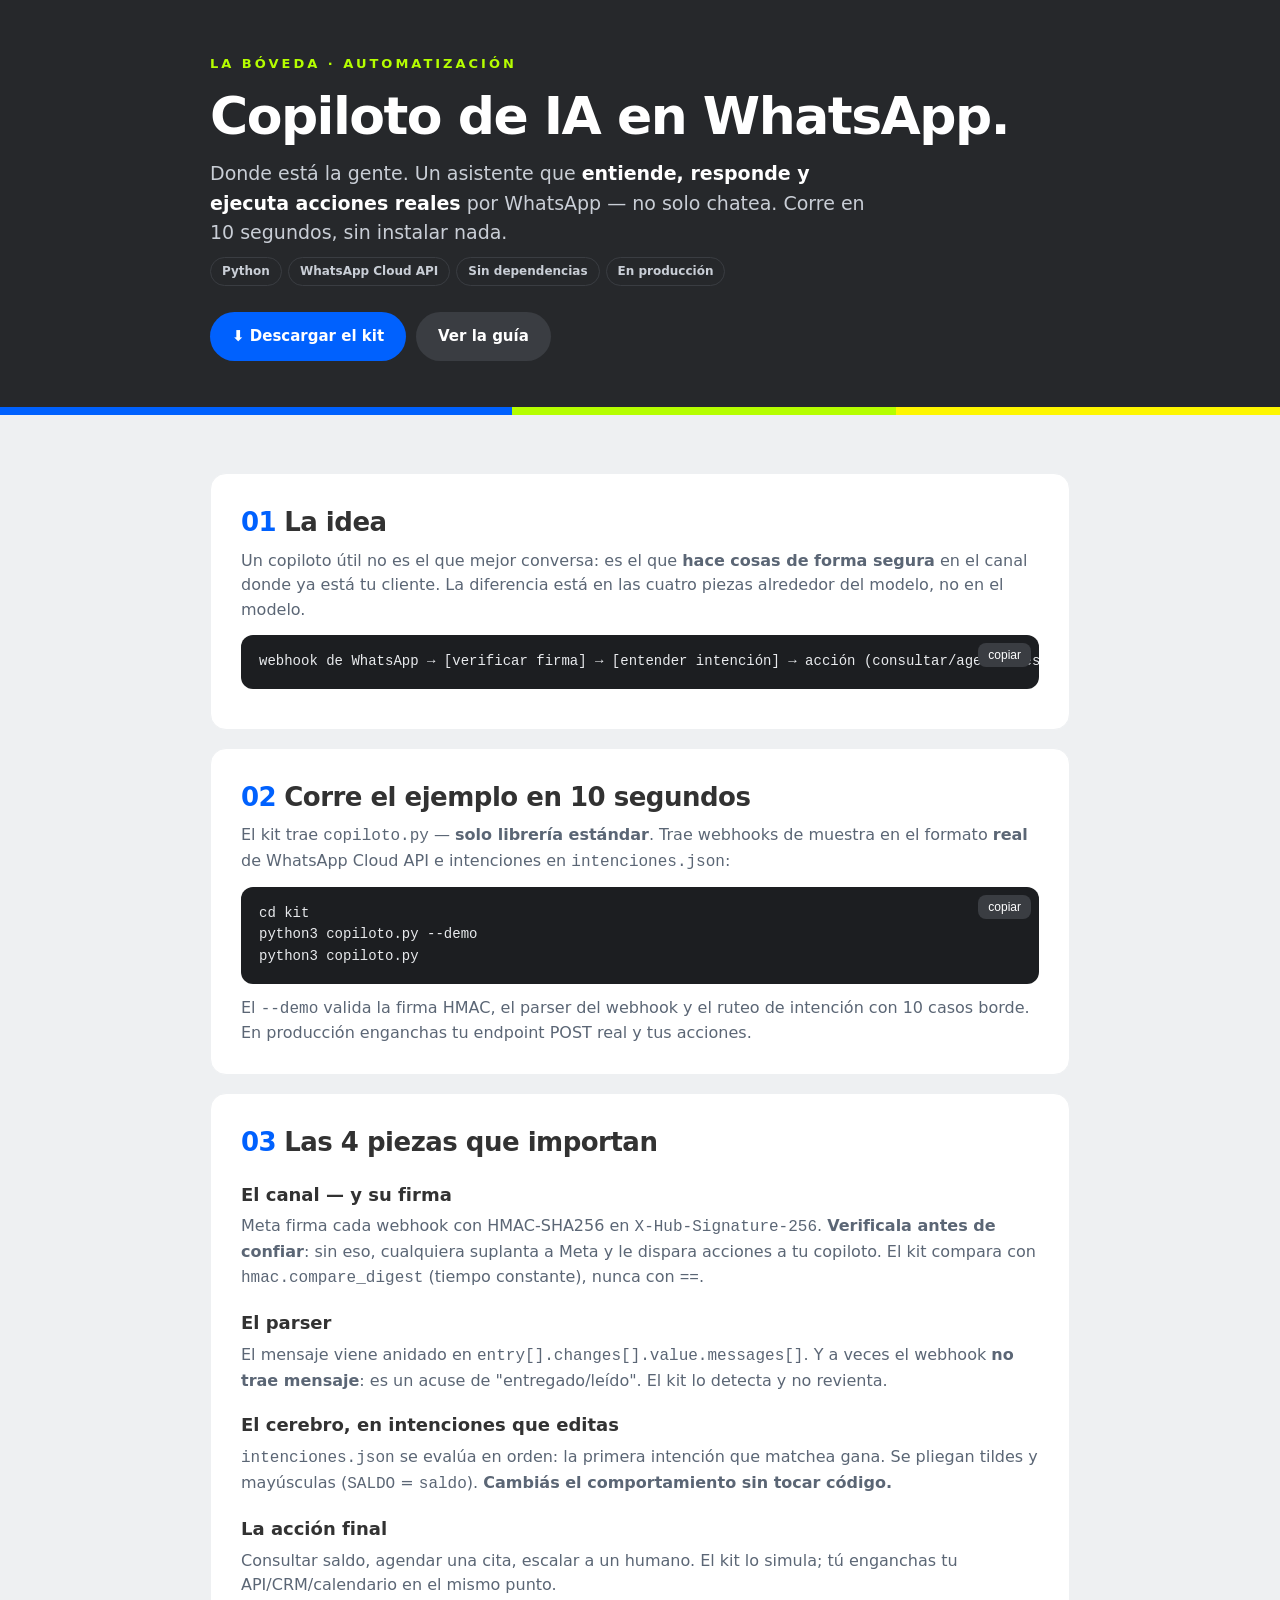
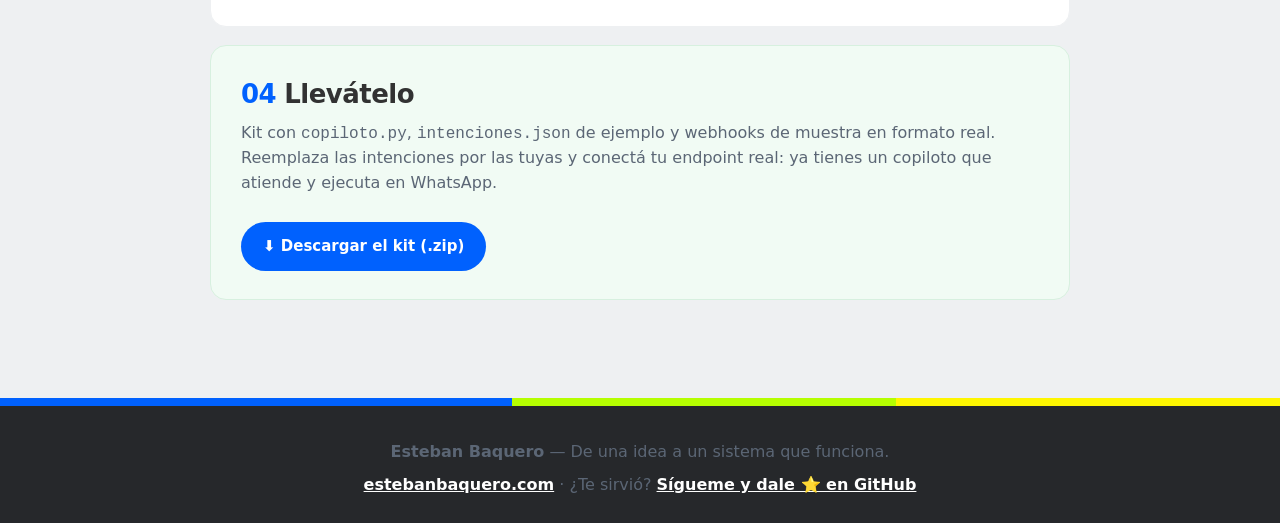
<file: 05-copiloto-whatsapp/landing.html>
<!doctype html>
<html lang="es">
<head>
<meta charset="utf-8">
<meta name="viewport" content="width=device-width, initial-scale=1">
<title>Copiloto de IA en WhatsApp · La Bóveda · Esteban Baquero</title>
<meta name="description" content="Un copiloto que atiende por WhatsApp: entiende, responde y ejecuta acciones reales. Firma del webhook + intención + acción. Guía + código ejecutable sin dependencias.">
<meta name="robots" content="index,follow">
<meta property="og:type" content="article">
<meta property="og:title" content="Copiloto de IA en WhatsApp — La Bóveda de Esteban Baquero">
<meta property="og:description" content="No solo chatea: hace cosas. Verifica la firma del webhook, entiende la intención y ejecuta la acción. Corre sin instalar nada.">
<meta property="og:url" content="https://estebanbaquero.com/la-boveda">
<link rel="stylesheet" href="../assets/boveda.css">
</head>
<body>
<header class="hero">
  <div class="wrap">
    <div class="kick">La Bóveda · Automatización</div>
    <h1>Copiloto de IA en WhatsApp.</h1>
    <p class="lead">Donde está la gente. Un asistente que <b style="color:#fff">entiende, responde y ejecuta acciones reales</b> por WhatsApp — no solo chatea. Corre en 10 segundos, sin instalar nada.</p>
    <div><span class="tag">Python</span><span class="tag">WhatsApp Cloud API</span><span class="tag">Sin dependencias</span><span class="tag">En producción</span></div>
    <div class="cta">
      <a class="btn p" href="esteban-baquero-playbook-copiloto-v1.0.zip" download>⬇ Descargar el kit</a>
      <a class="btn g" href="README.md">Ver la guía</a>
    </div>
  </div>
</header>
<div class="bar"></div>
<main>
  <section>
    <h2><span class="n">01</span>La idea</h2>
    <p>Un copiloto útil no es el que mejor conversa: es el que <b>hace cosas de forma segura</b> en el canal donde ya está tu cliente. La diferencia está en las cuatro piezas alrededor del modelo, no en el modelo.</p>
    <pre><button class="copy">copiar</button><code>webhook de WhatsApp → [verificar firma] → [entender intención] → acción (consultar/agendar/escalar)</code></pre>
  </section>
  <section>
    <h2><span class="n">02</span>Corre el ejemplo en 10 segundos</h2>
    <p>El kit trae <code>copiloto.py</code> — <b>solo librería estándar</b>. Trae webhooks de muestra en el formato <b>real</b> de WhatsApp Cloud API e intenciones en <code>intenciones.json</code>:</p>
    <pre><button class="copy">copiar</button><code>cd kit
python3 copiloto.py --demo
python3 copiloto.py</code></pre>
    <p>El <code>--demo</code> valida la firma HMAC, el parser del webhook y el ruteo de intención con 10 casos borde. En producción enganchas tu endpoint POST real y tus acciones.</p>
  </section>
  <section>
    <h2><span class="n">03</span>Las 4 piezas que importan</h2>
    <h3>El canal — y su firma</h3>
    <p>Meta firma cada webhook con HMAC-SHA256 en <code>X-Hub-Signature-256</code>. <b>Verificala antes de confiar</b>: sin eso, cualquiera suplanta a Meta y le dispara acciones a tu copiloto. El kit compara con <code>hmac.compare_digest</code> (tiempo constante), nunca con <code>==</code>.</p>
    <h3>El parser</h3>
    <p>El mensaje viene anidado en <code>entry[].changes[].value.messages[]</code>. Y a veces el webhook <b>no trae mensaje</b>: es un acuse de "entregado/leído". El kit lo detecta y no revienta.</p>
    <h3>El cerebro, en intenciones que editas</h3>
    <p><code>intenciones.json</code> se evalúa en orden: la primera intención que matchea gana. Se pliegan tildes y mayúsculas (<code>SALDO</code> = <code>saldo</code>). <b>Cambiás el comportamiento sin tocar código.</b></p>
    <h3>La acción final</h3>
    <p>Consultar saldo, agendar una cita, escalar a un humano. El kit lo simula; tú enganchas tu API/CRM/calendario en el mismo punto.</p>
  </section>
  <section class="ok" style="border-radius:16px;border:1px solid #d7f0df">
    <h2><span class="n">04</span>Llevátelo</h2>
    <p>Kit con <code>copiloto.py</code>, <code>intenciones.json</code> de ejemplo y webhooks de muestra en formato real. Reemplaza las intenciones por las tuyas y conectá tu endpoint real: ya tienes un copiloto que atiende y ejecuta en WhatsApp.</p>
    <div class="cta"><a class="btn p" href="esteban-baquero-playbook-copiloto-v1.0.zip" download>⬇ Descargar el kit (.zip)</a></div>
  </section>
</main>
<div class="bar"></div>
<footer>
  <p><b>Esteban Baquero</b> — De una idea a un sistema que funciona.</p>
  <p style="margin-top:8px"><a href="https://estebanbaquero.com">estebanbaquero.com</a> · ¿Te sirvió? <a href="https://github.com/Estebens22">Sígueme y dale ⭐ en GitHub</a></p>
</footer>
<script>
document.querySelectorAll('.copy').forEach(function(b){
  b.addEventListener('click',function(){
    navigator.clipboard.writeText(b.parentElement.querySelector('code').innerText).then(function(){b.textContent='copiado ✓';setTimeout(function(){b.textContent='copiar'},1500)});
  });
});
</script>
</body>
</html>
</file>
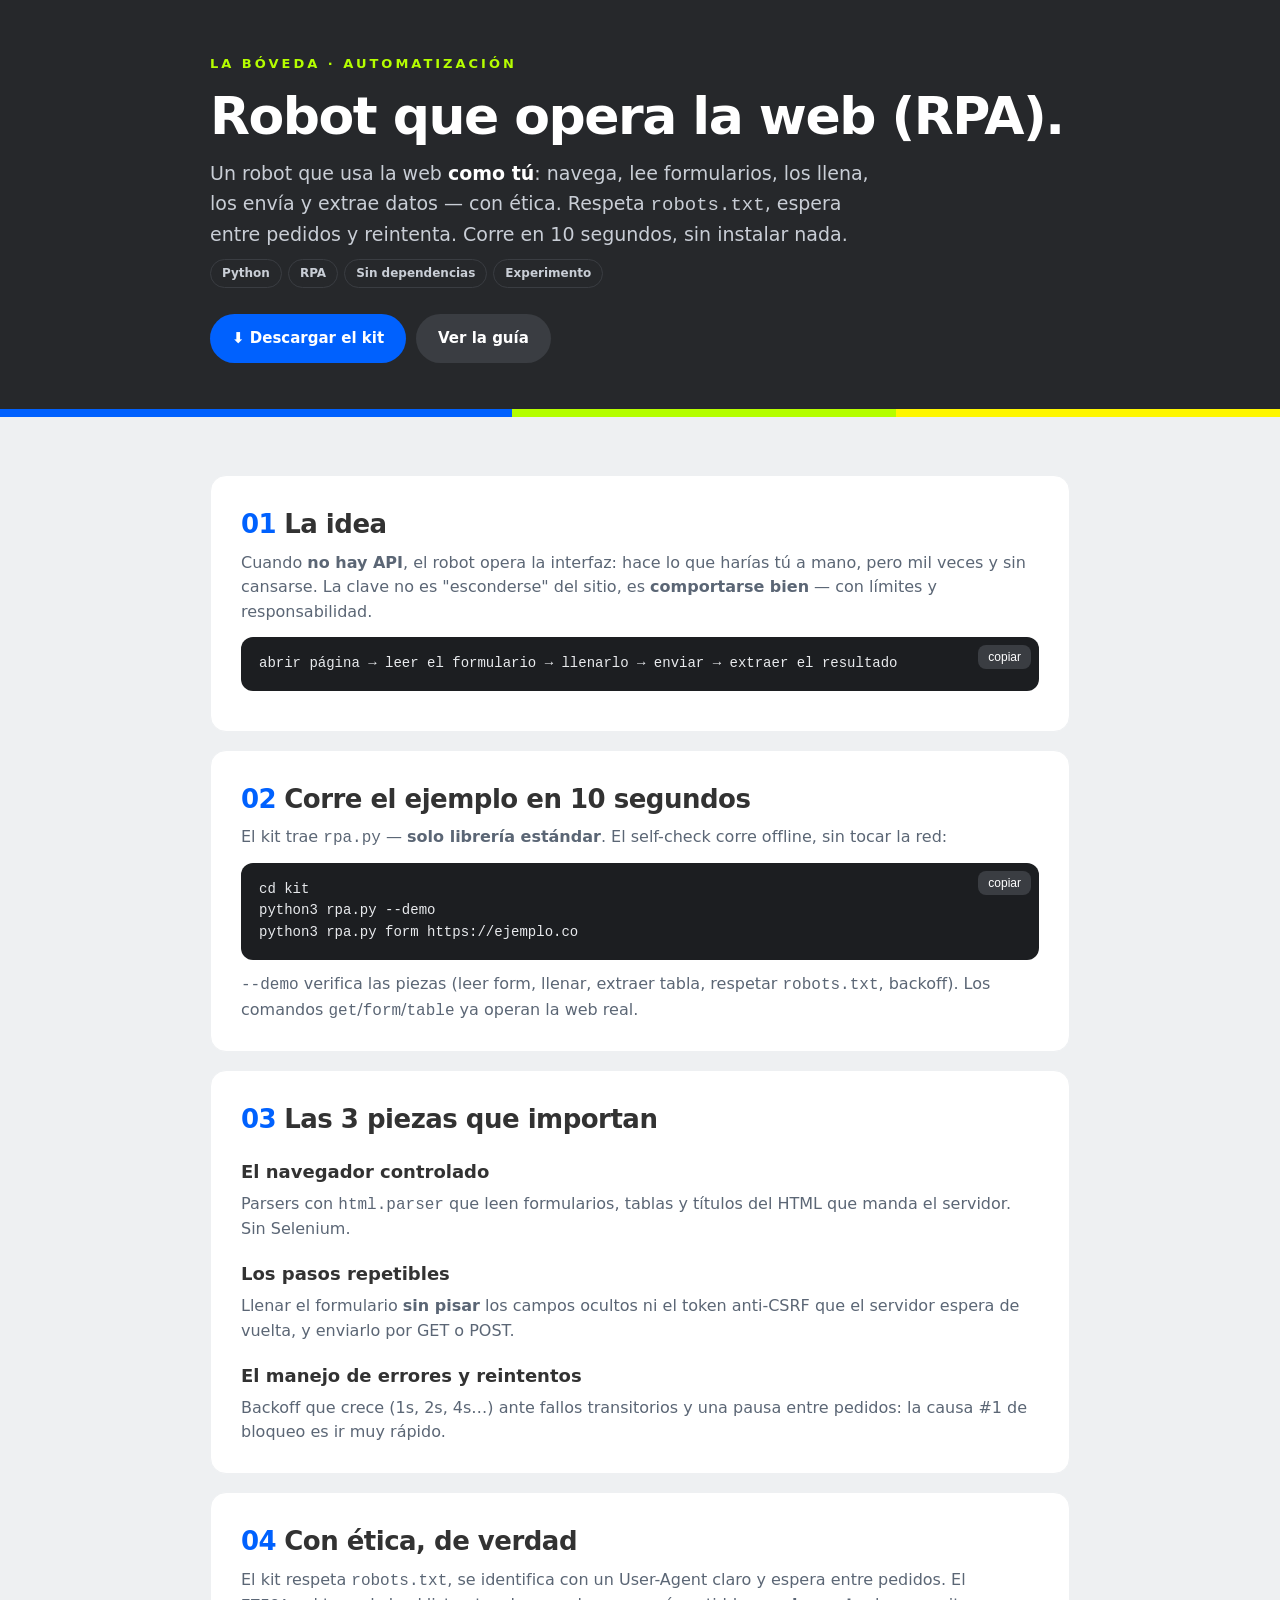
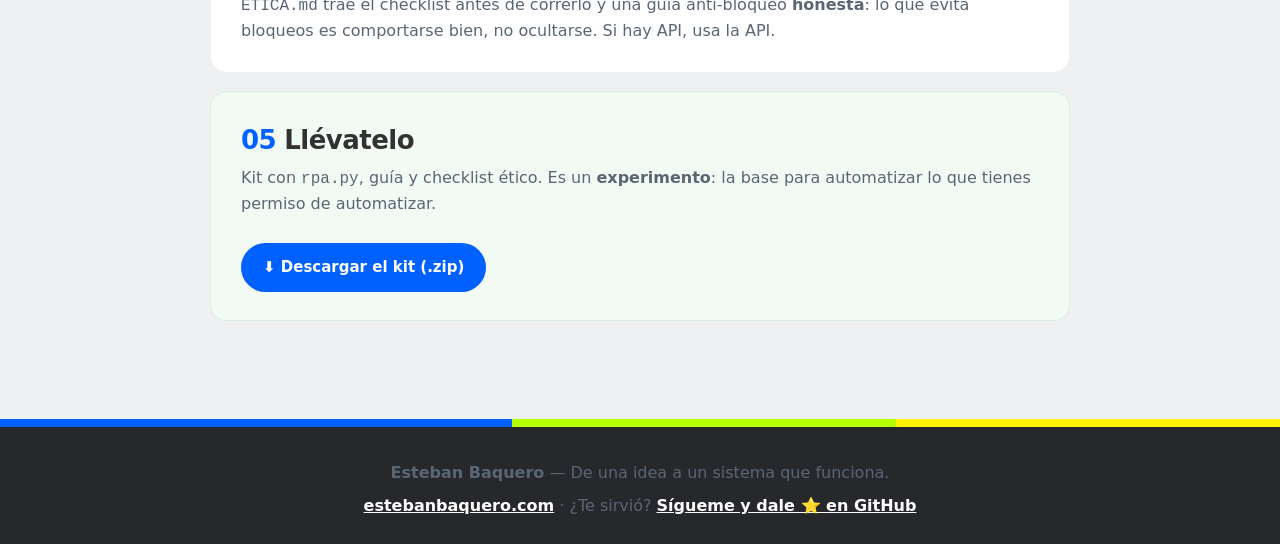
<file: 06-robot-web-rpa/landing.html>
<!doctype html>
<html lang="es">
<head>
<meta charset="utf-8">
<meta name="viewport" content="width=device-width, initial-scale=1">
<title>Robot que opera la web (RPA) · La Bóveda · Esteban Baquero</title>
<meta name="description" content="Un robot que navega, llena formularios y extrae datos de la web — con ética. Respeta robots.txt, con rate-limit y reintentos. Código ejecutable sin dependencias.">
<meta name="robots" content="index,follow">
<meta property="og:type" content="article">
<meta property="og:title" content="Robot que opera la web (RPA) — La Bóveda de Esteban Baquero">
<meta property="og:description" content="Cuando no hay API, el robot opera la interfaz — con límites y responsabilidad. Solo librería estándar de Python.">
<meta property="og:url" content="https://estebanbaquero.com/la-boveda">
<link rel="stylesheet" href="../assets/boveda.css">
</head>
<body>
<header class="hero">
  <div class="wrap">
    <div class="kick">La Bóveda · Automatización</div>
    <h1>Robot que opera la web (RPA).</h1>
    <p class="lead">Un robot que usa la web <b style="color:#fff">como tú</b>: navega, lee formularios, los llena, los envía y extrae datos — con ética. Respeta <code>robots.txt</code>, espera entre pedidos y reintenta. Corre en 10 segundos, sin instalar nada.</p>
    <div><span class="tag">Python</span><span class="tag">RPA</span><span class="tag">Sin dependencias</span><span class="tag">Experimento</span></div>
    <div class="cta">
      <a class="btn p" href="esteban-baquero-playbook-rpa-v1.0.zip" download>⬇ Descargar el kit</a>
      <a class="btn g" href="README.md">Ver la guía</a>
    </div>
  </div>
</header>
<div class="bar"></div>
<main>
  <section>
    <h2><span class="n">01</span>La idea</h2>
    <p>Cuando <b>no hay API</b>, el robot opera la interfaz: hace lo que harías tú a mano, pero mil veces y sin cansarse. La clave no es "esconderse" del sitio, es <b>comportarse bien</b> — con límites y responsabilidad.</p>
    <pre><button class="copy">copiar</button><code>abrir página → leer el formulario → llenarlo → enviar → extraer el resultado</code></pre>
  </section>
  <section>
    <h2><span class="n">02</span>Corre el ejemplo en 10 segundos</h2>
    <p>El kit trae <code>rpa.py</code> — <b>solo librería estándar</b>. El self-check corre offline, sin tocar la red:</p>
    <pre><button class="copy">copiar</button><code>cd kit
python3 rpa.py --demo
python3 rpa.py form https://ejemplo.co</code></pre>
    <p><code>--demo</code> verifica las piezas (leer form, llenar, extraer tabla, respetar <code>robots.txt</code>, backoff). Los comandos <code>get</code>/<code>form</code>/<code>table</code> ya operan la web real.</p>
  </section>
  <section>
    <h2><span class="n">03</span>Las 3 piezas que importan</h2>
    <h3>El navegador controlado</h3>
    <p>Parsers con <code>html.parser</code> que leen formularios, tablas y títulos del HTML que manda el servidor. Sin Selenium.</p>
    <h3>Los pasos repetibles</h3>
    <p>Llenar el formulario <b>sin pisar</b> los campos ocultos ni el token anti-CSRF que el servidor espera de vuelta, y enviarlo por GET o POST.</p>
    <h3>El manejo de errores y reintentos</h3>
    <p>Backoff que crece (1s, 2s, 4s…) ante fallos transitorios y una pausa entre pedidos: la causa #1 de bloqueo es ir muy rápido.</p>
  </section>
  <section>
    <h2><span class="n">04</span>Con ética, de verdad</h2>
    <p>El kit respeta <code>robots.txt</code>, se identifica con un User-Agent claro y espera entre pedidos. El <code>ETICA.md</code> trae el checklist antes de correrlo y una guía anti-bloqueo <b>honesta</b>: lo que evita bloqueos es comportarse bien, no ocultarse. Si hay API, usa la API.</p>
  </section>
  <section class="ok" style="border-radius:16px;border:1px solid #d7f0df">
    <h2><span class="n">05</span>Llévatelo</h2>
    <p>Kit con <code>rpa.py</code>, guía y checklist ético. Es un <b>experimento</b>: la base para automatizar lo que tienes permiso de automatizar.</p>
    <div class="cta"><a class="btn p" href="esteban-baquero-playbook-rpa-v1.0.zip" download>⬇ Descargar el kit (.zip)</a></div>
  </section>
</main>
<div class="bar"></div>
<footer>
  <p><b>Esteban Baquero</b> — De una idea a un sistema que funciona.</p>
  <p style="margin-top:8px"><a href="https://estebanbaquero.com">estebanbaquero.com</a> · ¿Te sirvió? <a href="https://github.com/Estebens22">Sígueme y dale ⭐ en GitHub</a></p>
</footer>
<script>
document.querySelectorAll('.copy').forEach(function(b){
  b.addEventListener('click',function(){
    navigator.clipboard.writeText(b.parentElement.querySelector('code').innerText).then(function(){b.textContent='copiado ✓';setTimeout(function(){b.textContent='copiar'},1500)});
  });
});
</script>
</body>
</html>
</file>
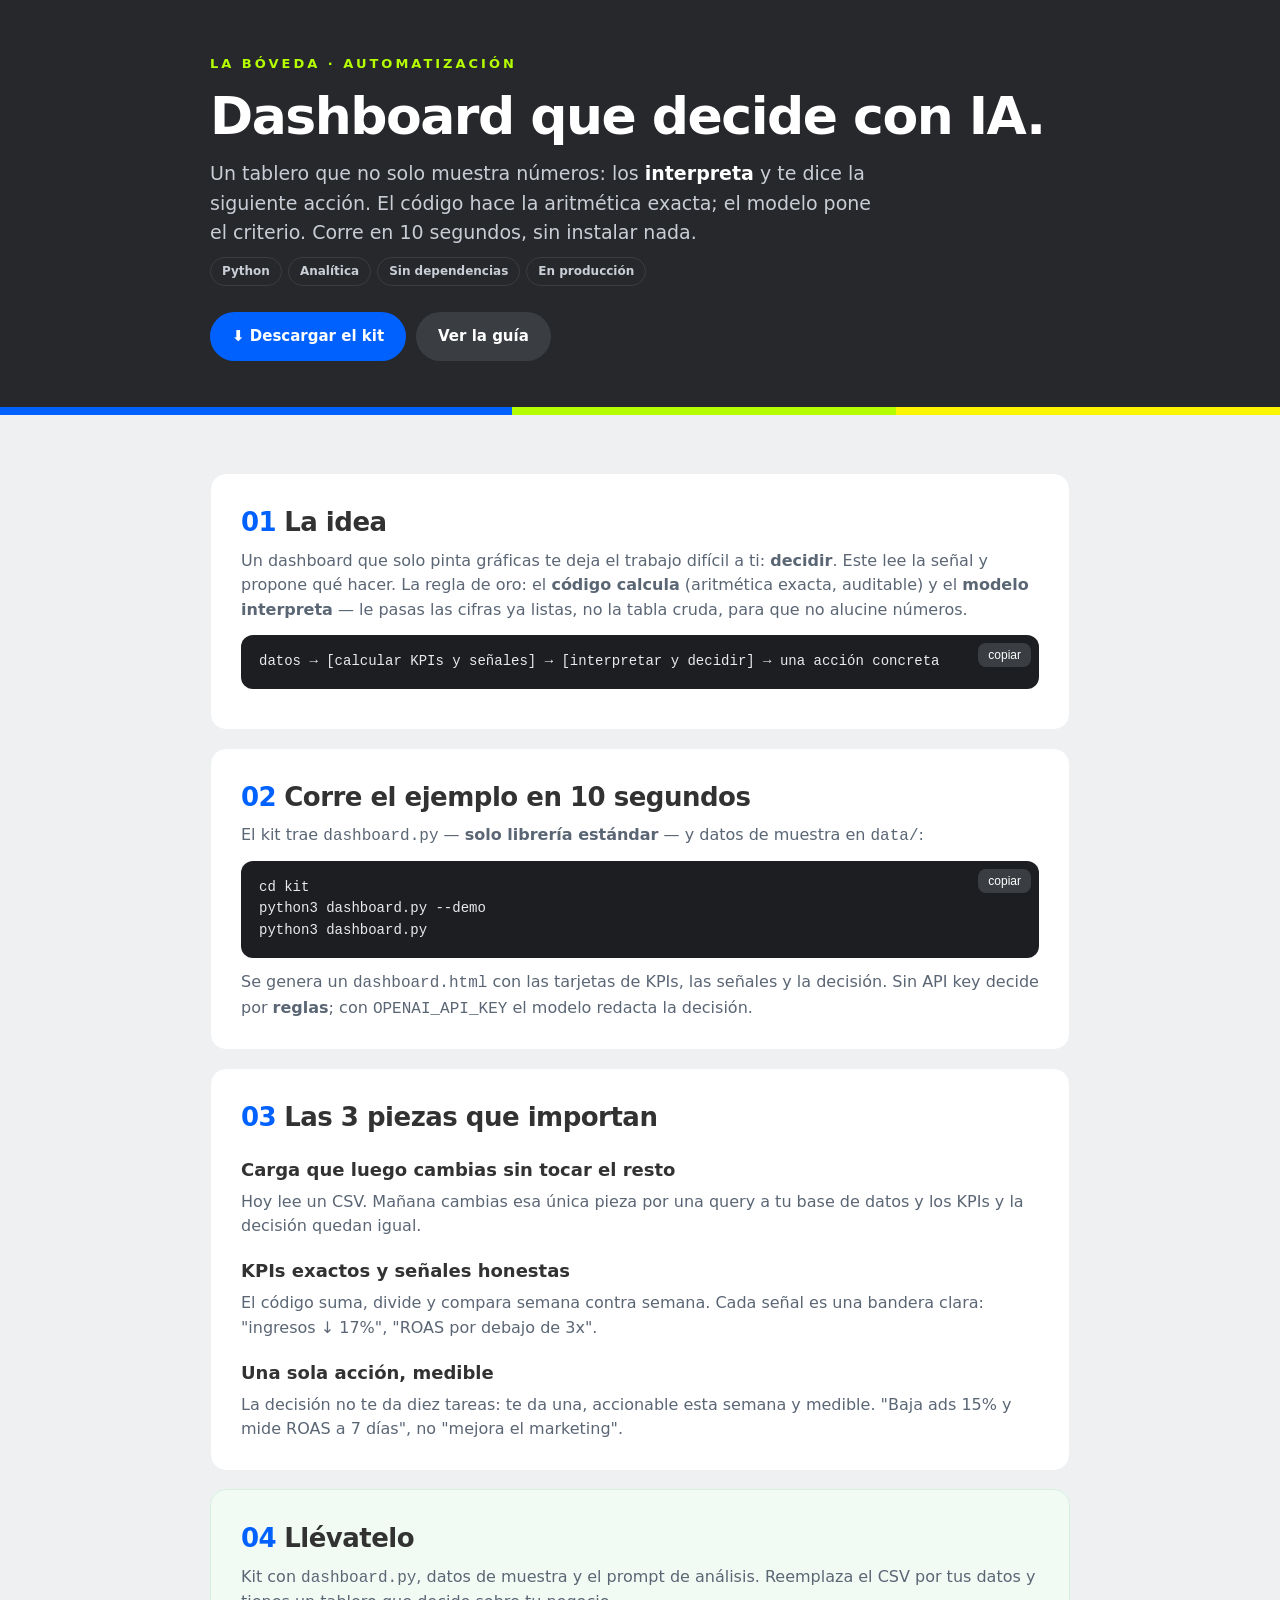
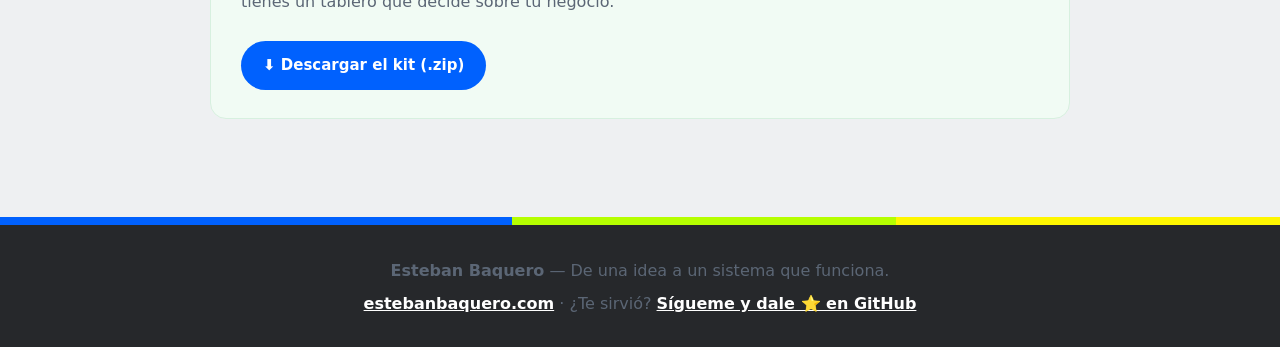
<file: 07-dashboard-ia/landing.html>
<!doctype html>
<html lang="es">
<head>
<meta charset="utf-8">
<meta name="viewport" content="width=device-width, initial-scale=1">
<title>Dashboard que decide con IA · La Bóveda · Esteban Baquero</title>
<meta name="description" content="Un tablero que no solo muestra números: los interpreta y sugiere la siguiente acción. Carga + KPIs + decisión. Guía + código ejecutable sin dependencias.">
<meta name="robots" content="index,follow">
<meta property="og:type" content="article">
<meta property="og:title" content="Dashboard que decide con IA — La Bóveda de Esteban Baquero">
<meta property="og:description" content="El código hace la aritmética, el modelo pone el criterio. Un dashboard que lee la señal y propone qué hacer. Corre sin instalar nada.">
<meta property="og:url" content="https://estebanbaquero.com/la-boveda">
<link rel="stylesheet" href="../assets/boveda.css">
</head>
<body>
<header class="hero">
  <div class="wrap">
    <div class="kick">La Bóveda · Automatización</div>
    <h1>Dashboard que decide con IA.</h1>
    <p class="lead">Un tablero que no solo muestra números: los <b style="color:#fff">interpreta</b> y te dice la siguiente acción. El código hace la aritmética exacta; el modelo pone el criterio. Corre en 10 segundos, sin instalar nada.</p>
    <div><span class="tag">Python</span><span class="tag">Analítica</span><span class="tag">Sin dependencias</span><span class="tag">En producción</span></div>
    <div class="cta">
      <a class="btn p" href="esteban-baquero-playbook-dashboard-v1.0.zip" download>⬇ Descargar el kit</a>
      <a class="btn g" href="README.md">Ver la guía</a>
    </div>
  </div>
</header>
<div class="bar"></div>
<main>
  <section>
    <h2><span class="n">01</span>La idea</h2>
    <p>Un dashboard que solo pinta gráficas te deja el trabajo difícil a ti: <b>decidir</b>. Este lee la señal y propone qué hacer. La regla de oro: el <b>código calcula</b> (aritmética exacta, auditable) y el <b>modelo interpreta</b> — le pasas las cifras ya listas, no la tabla cruda, para que no alucine números.</p>
    <pre><button class="copy">copiar</button><code>datos → [calcular KPIs y señales] → [interpretar y decidir] → una acción concreta</code></pre>
  </section>
  <section>
    <h2><span class="n">02</span>Corre el ejemplo en 10 segundos</h2>
    <p>El kit trae <code>dashboard.py</code> — <b>solo librería estándar</b> — y datos de muestra en <code>data/</code>:</p>
    <pre><button class="copy">copiar</button><code>cd kit
python3 dashboard.py --demo
python3 dashboard.py</code></pre>
    <p>Se genera un <code>dashboard.html</code> con las tarjetas de KPIs, las señales y la decisión. Sin API key decide por <b>reglas</b>; con <code>OPENAI_API_KEY</code> el modelo redacta la decisión.</p>
  </section>
  <section>
    <h2><span class="n">03</span>Las 3 piezas que importan</h2>
    <h3>Carga que luego cambias sin tocar el resto</h3>
    <p>Hoy lee un CSV. Mañana cambias esa única pieza por una query a tu base de datos y los KPIs y la decisión quedan igual.</p>
    <h3>KPIs exactos y señales honestas</h3>
    <p>El código suma, divide y compara semana contra semana. Cada señal es una bandera clara: "ingresos ↓ 17%", "ROAS por debajo de 3x".</p>
    <h3>Una sola acción, medible</h3>
    <p>La decisión no te da diez tareas: te da una, accionable esta semana y medible. "Baja ads 15% y mide ROAS a 7 días", no "mejora el marketing".</p>
  </section>
  <section class="ok" style="border-radius:16px;border:1px solid #d7f0df">
    <h2><span class="n">04</span>Llévatelo</h2>
    <p>Kit con <code>dashboard.py</code>, datos de muestra y el prompt de análisis. Reemplaza el CSV por tus datos y tienes un tablero que decide sobre tu negocio.</p>
    <div class="cta"><a class="btn p" href="esteban-baquero-playbook-dashboard-v1.0.zip" download>⬇ Descargar el kit (.zip)</a></div>
  </section>
</main>
<div class="bar"></div>
<footer>
  <p><b>Esteban Baquero</b> — De una idea a un sistema que funciona.</p>
  <p style="margin-top:8px"><a href="https://estebanbaquero.com">estebanbaquero.com</a> · ¿Te sirvió? <a href="https://github.com/Estebens22">Sígueme y dale ⭐ en GitHub</a></p>
</footer>
<script>
document.querySelectorAll('.copy').forEach(function(b){
  b.addEventListener('click',function(){
    navigator.clipboard.writeText(b.parentElement.querySelector('code').innerText).then(function(){b.textContent='copiado ✓';setTimeout(function(){b.textContent='copiar'},1500)});
  });
});
</script>
</body>
</html>
</file>
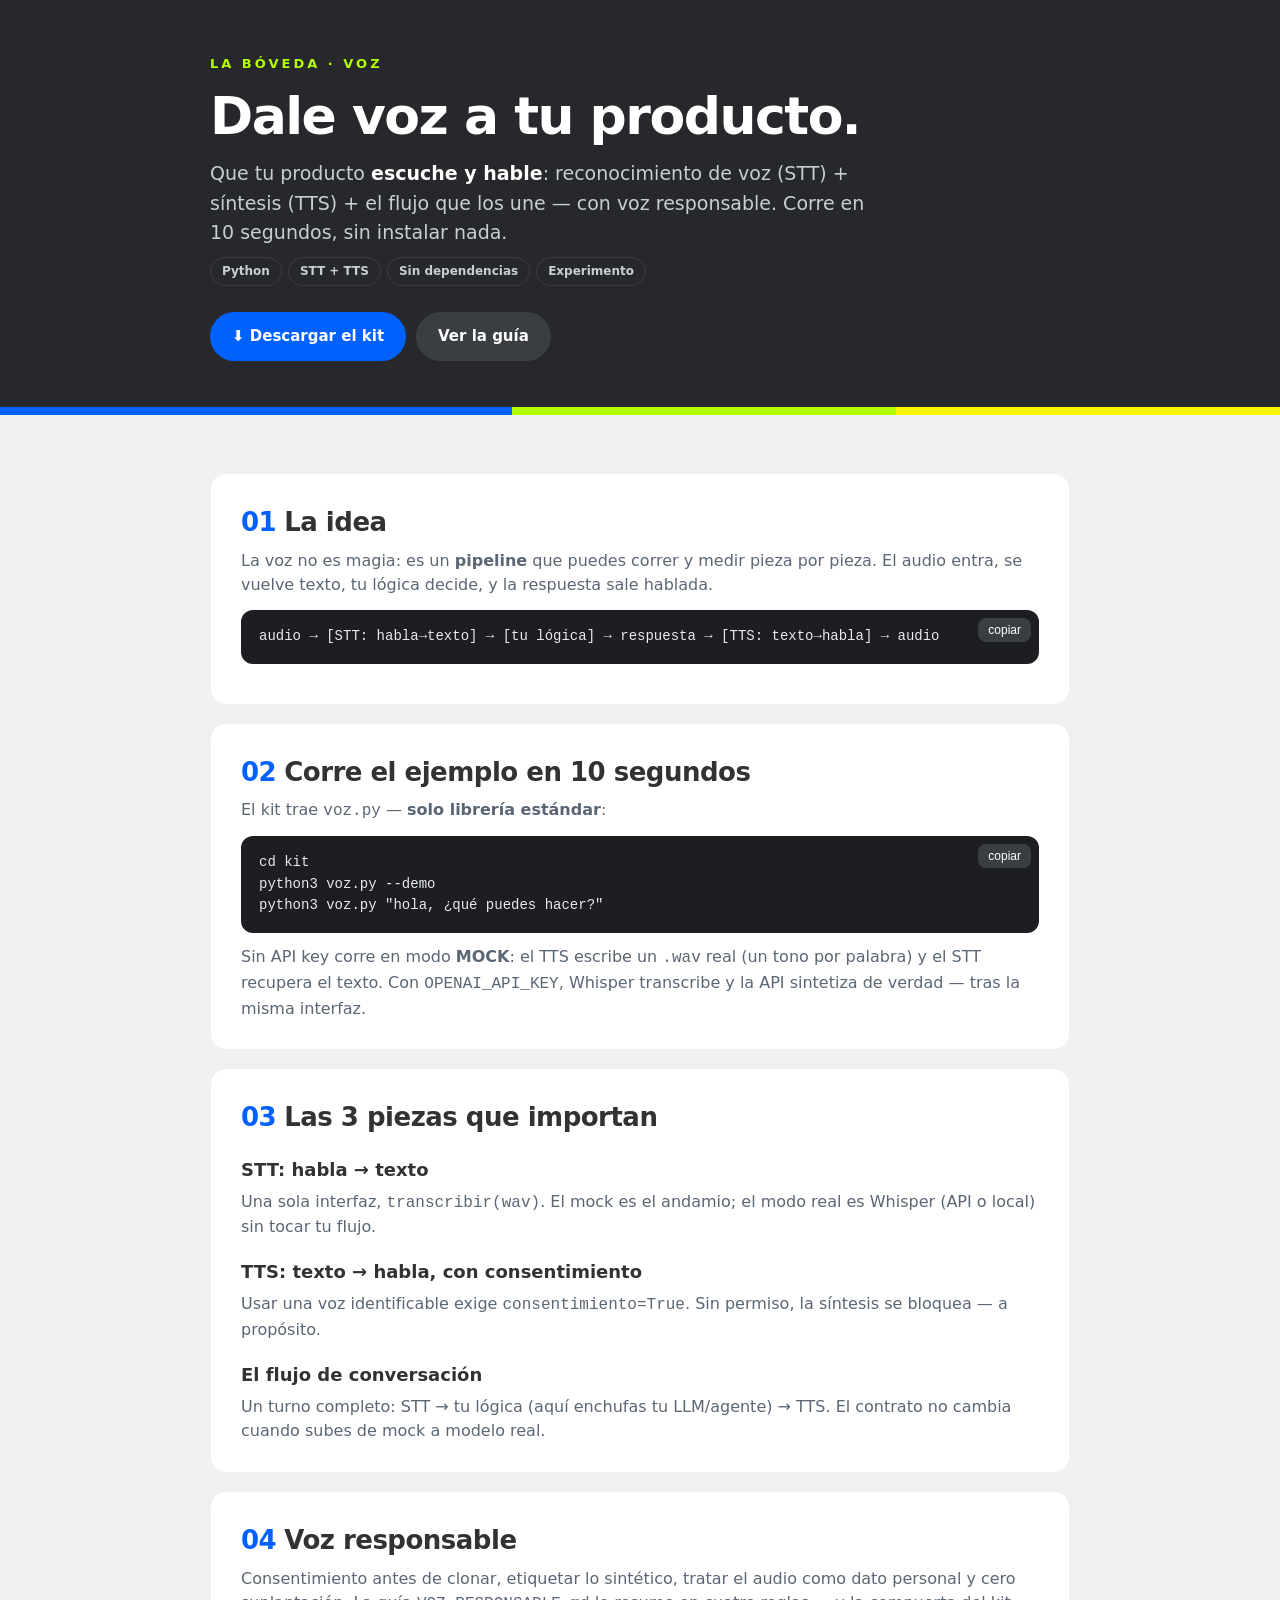
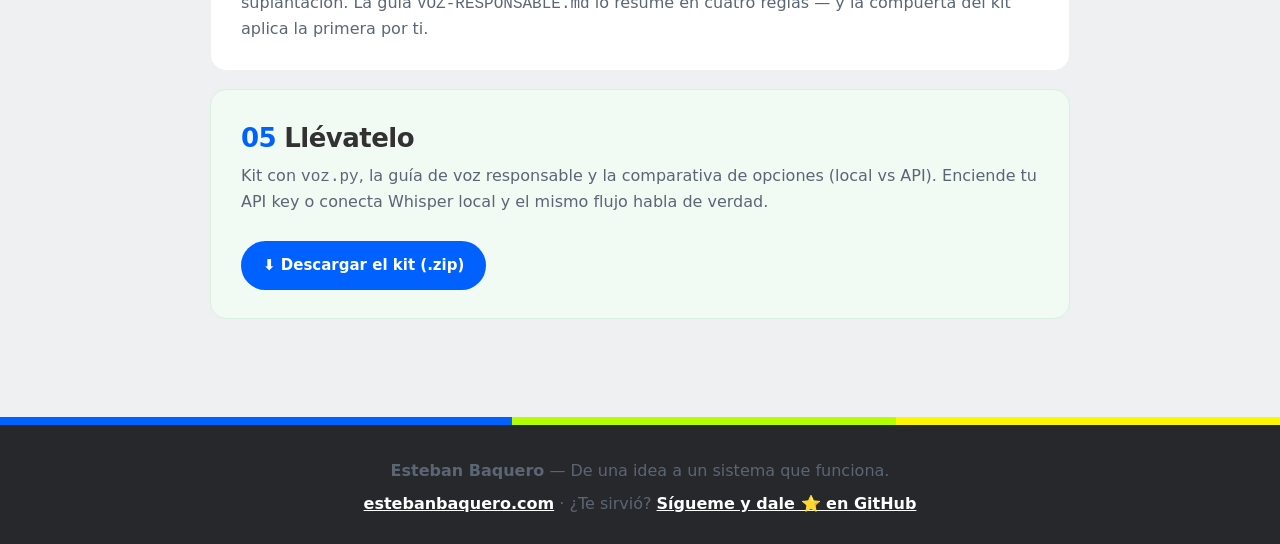
<file: 08-dale-voz-producto/landing.html>
<!doctype html>
<html lang="es">
<head>
<meta charset="utf-8">
<meta name="viewport" content="width=device-width, initial-scale=1">
<title>Dale voz a tu producto (STT + TTS) · La Bóveda · Esteban Baquero</title>
<meta name="description" content="Que tu producto escuche y hable: reconocimiento de voz + síntesis, con voz responsable. Guía + código ejecutable sin dependencias.">
<meta name="robots" content="index,follow">
<meta property="og:type" content="article">
<meta property="og:title" content="Dale voz a tu producto (STT + TTS) — La Bóveda de Esteban Baquero">
<meta property="og:description" content="Habla→texto→lógica→texto→habla: un pipeline de voz que corre sin instalar nada, con compuerta de consentimiento.">
<meta property="og:url" content="https://estebanbaquero.com/la-boveda">
<link rel="stylesheet" href="../assets/boveda.css">
</head>
<body>
<header class="hero">
  <div class="wrap">
    <div class="kick">La Bóveda · Voz</div>
    <h1>Dale voz a tu producto.</h1>
    <p class="lead">Que tu producto <b style="color:#fff">escuche y hable</b>: reconocimiento de voz (STT) + síntesis (TTS) + el flujo que los une — con voz responsable. Corre en 10 segundos, sin instalar nada.</p>
    <div><span class="tag">Python</span><span class="tag">STT + TTS</span><span class="tag">Sin dependencias</span><span class="tag">Experimento</span></div>
    <div class="cta">
      <a class="btn p" href="esteban-baquero-playbook-voz-v1.0.zip" download>⬇ Descargar el kit</a>
      <a class="btn g" href="README.md">Ver la guía</a>
    </div>
  </div>
</header>
<div class="bar"></div>
<main>
  <section>
    <h2><span class="n">01</span>La idea</h2>
    <p>La voz no es magia: es un <b>pipeline</b> que puedes correr y medir pieza por pieza. El audio entra, se vuelve texto, tu lógica decide, y la respuesta sale hablada.</p>
    <pre><button class="copy">copiar</button><code>audio → [STT: habla→texto] → [tu lógica] → respuesta → [TTS: texto→habla] → audio</code></pre>
  </section>
  <section>
    <h2><span class="n">02</span>Corre el ejemplo en 10 segundos</h2>
    <p>El kit trae <code>voz.py</code> — <b>solo librería estándar</b>:</p>
    <pre><button class="copy">copiar</button><code>cd kit
python3 voz.py --demo
python3 voz.py "hola, ¿qué puedes hacer?"</code></pre>
    <p>Sin API key corre en modo <b>MOCK</b>: el TTS escribe un <code>.wav</code> real (un tono por palabra) y el STT recupera el texto. Con <code>OPENAI_API_KEY</code>, Whisper transcribe y la API sintetiza de verdad — tras la misma interfaz.</p>
  </section>
  <section>
    <h2><span class="n">03</span>Las 3 piezas que importan</h2>
    <h3>STT: habla → texto</h3>
    <p>Una sola interfaz, <code>transcribir(wav)</code>. El mock es el andamio; el modo real es Whisper (API o local) sin tocar tu flujo.</p>
    <h3>TTS: texto → habla, con consentimiento</h3>
    <p>Usar una voz identificable exige <code>consentimiento=True</code>. Sin permiso, la síntesis se bloquea — a propósito.</p>
    <h3>El flujo de conversación</h3>
    <p>Un turno completo: STT → tu lógica (aquí enchufas tu LLM/agente) → TTS. El contrato no cambia cuando subes de mock a modelo real.</p>
  </section>
  <section>
    <h2><span class="n">04</span>Voz responsable</h2>
    <p>Consentimiento antes de clonar, etiquetar lo sintético, tratar el audio como dato personal y cero suplantación. La guía <code>VOZ-RESPONSABLE.md</code> lo resume en cuatro reglas — y la compuerta del kit aplica la primera por ti.</p>
  </section>
  <section class="ok" style="border-radius:16px;border:1px solid #d7f0df">
    <h2><span class="n">05</span>Llévatelo</h2>
    <p>Kit con <code>voz.py</code>, la guía de voz responsable y la comparativa de opciones (local vs API). Enciende tu API key o conecta Whisper local y el mismo flujo habla de verdad.</p>
    <div class="cta"><a class="btn p" href="esteban-baquero-playbook-voz-v1.0.zip" download>⬇ Descargar el kit (.zip)</a></div>
  </section>
</main>
<div class="bar"></div>
<footer>
  <p><b>Esteban Baquero</b> — De una idea a un sistema que funciona.</p>
  <p style="margin-top:8px"><a href="https://estebanbaquero.com">estebanbaquero.com</a> · ¿Te sirvió? <a href="https://github.com/Estebens22">Sígueme y dale ⭐ en GitHub</a></p>
</footer>
<script>
document.querySelectorAll('.copy').forEach(function(b){
  b.addEventListener('click',function(){
    navigator.clipboard.writeText(b.parentElement.querySelector('code').innerText).then(function(){b.textContent='copiado ✓';setTimeout(function(){b.textContent='copiar'},1500)});
  });
});
</script>
</body>
</html>
</file>
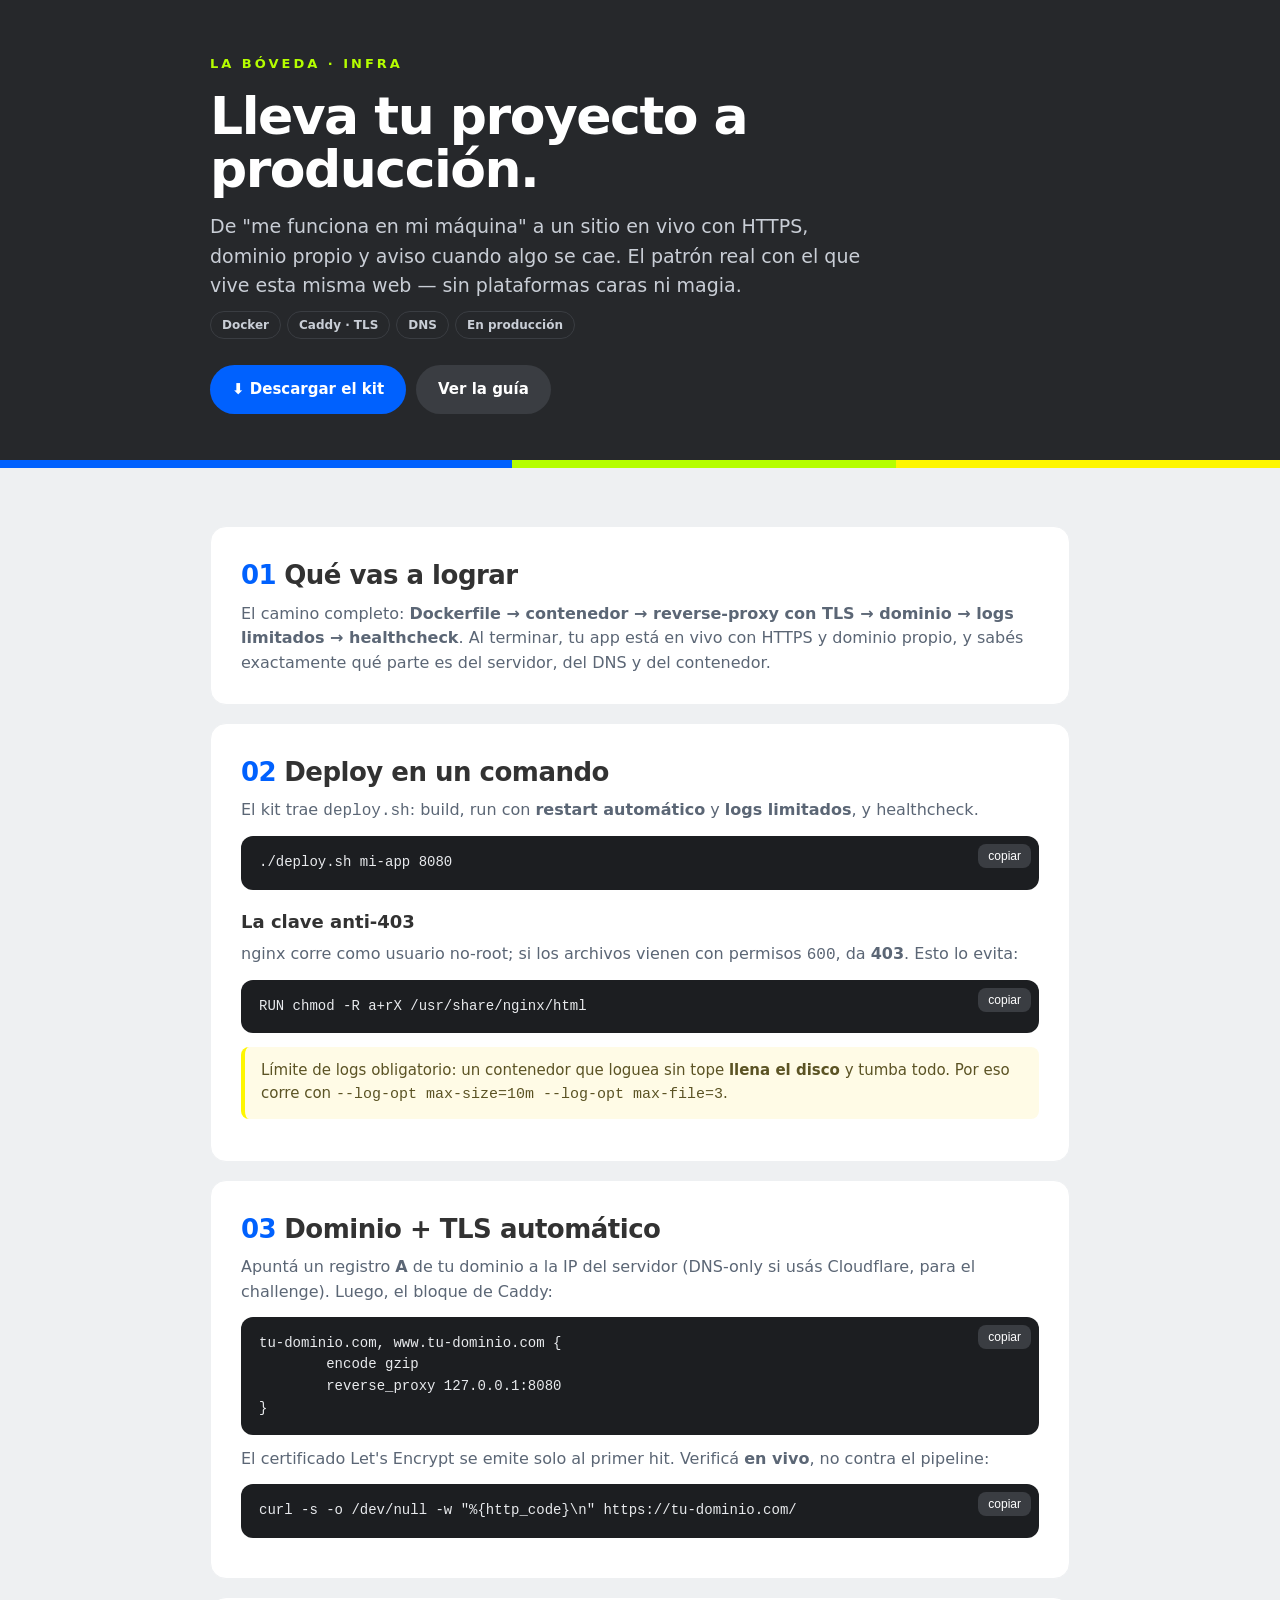
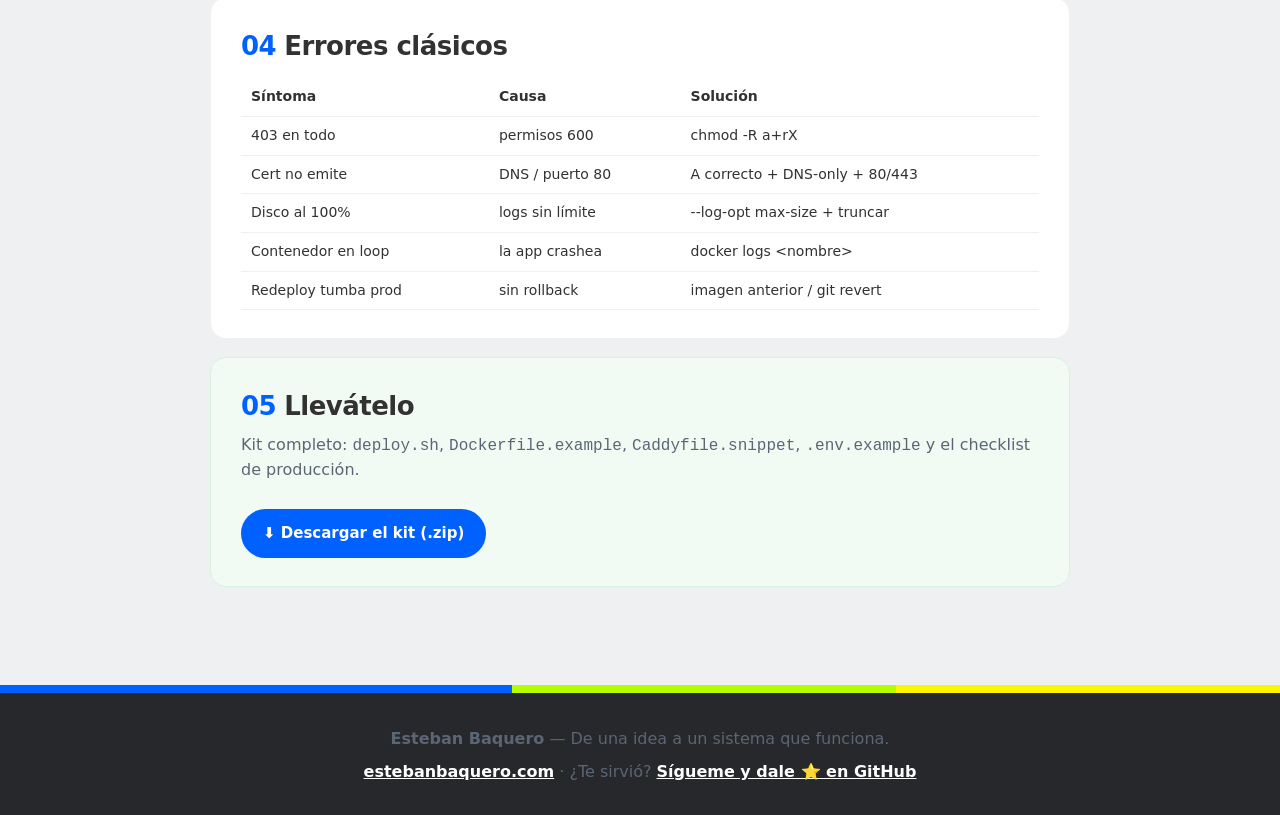
<file: 09-lleva-tu-proyecto-a-produccion/landing.html>
<!doctype html>
<html lang="es">
<head>
<meta charset="utf-8">
<meta name="viewport" content="width=device-width, initial-scale=1">
<title>Lleva tu proyecto a producción · La Bóveda · Esteban Baquero</title>
<meta name="description" content="De 'me funciona en mi máquina' a un sitio en vivo con HTTPS, dominio propio y alertas. Contenedor + reverse-proxy con TLS. Guía + kit descargable.">
<meta name="robots" content="index,follow">
<meta property="og:type" content="article">
<meta property="og:title" content="Lleva tu proyecto a producción — La Bóveda de Esteban Baquero">
<meta property="og:description" content="Contenedor, dominio, TLS y monitoreo. Guía honesta + kit descargable.">
<meta property="og:url" content="https://estebanbaquero.com/boveda/lleva-tu-proyecto-a-produccion.html">
<link rel="stylesheet" href="../assets/boveda.css">
</head>
<body>
<header class="hero">
  <div class="wrap">
    <div class="kick">La Bóveda · Infra</div>
    <h1>Lleva tu proyecto a producción.</h1>
    <p class="lead">De "me funciona en mi máquina" a un sitio en vivo con HTTPS, dominio propio y aviso cuando algo se cae. El patrón real con el que vive esta misma web — sin plataformas caras ni magia.</p>
    <div><span class="tag">Docker</span><span class="tag">Caddy · TLS</span><span class="tag">DNS</span><span class="tag">En producción</span></div>
    <div class="cta">
      <a class="btn p" href="esteban-baquero-playbook-produccion-v1.0.zip" download>⬇ Descargar el kit</a>
      <a class="btn g" href="README.md">Ver la guía</a>
    </div>
  </div>
</header>
<div class="bar"></div>
<main>
  <section>
    <h2><span class="n">01</span>Qué vas a lograr</h2>
    <p>El camino completo: <b>Dockerfile → contenedor → reverse-proxy con TLS → dominio → logs limitados → healthcheck</b>. Al terminar, tu app está en vivo con HTTPS y dominio propio, y sabés exactamente qué parte es del servidor, del DNS y del contenedor.</p>
  </section>
  <section>
    <h2><span class="n">02</span>Deploy en un comando</h2>
    <p>El kit trae <code>deploy.sh</code>: build, run con <b>restart automático</b> y <b>logs limitados</b>, y healthcheck.</p>
    <pre><button class="copy">copiar</button><code>./deploy.sh mi-app 8080</code></pre>
    <h3>La clave anti-403</h3>
    <p>nginx corre como usuario no-root; si los archivos vienen con permisos <code>600</code>, da <b>403</b>. Esto lo evita:</p>
    <pre><button class="copy">copiar</button><code>RUN chmod -R a+rX /usr/share/nginx/html</code></pre>
    <div class="note">Límite de logs obligatorio: un contenedor que loguea sin tope <b>llena el disco</b> y tumba todo. Por eso corre con <code>--log-opt max-size=10m --log-opt max-file=3</code>.</div>
  </section>
  <section>
    <h2><span class="n">03</span>Dominio + TLS automático</h2>
    <p>Apuntá un registro <b>A</b> de tu dominio a la IP del servidor (DNS-only si usás Cloudflare, para el challenge). Luego, el bloque de Caddy:</p>
    <pre><button class="copy">copiar</button><code>tu-dominio.com, www.tu-dominio.com {
	encode gzip
	reverse_proxy 127.0.0.1:8080
}</code></pre>
    <p>El certificado Let's Encrypt se emite solo al primer hit. Verificá <b>en vivo</b>, no contra el pipeline:</p>
    <pre><button class="copy">copiar</button><code>curl -s -o /dev/null -w "%{http_code}\n" https://tu-dominio.com/</code></pre>
  </section>
  <section>
    <h2><span class="n">04</span>Errores clásicos</h2>
    <table>
      <tr><th>Síntoma</th><th>Causa</th><th>Solución</th></tr>
      <tr><td>403 en todo</td><td>permisos 600</td><td>chmod -R a+rX</td></tr>
      <tr><td>Cert no emite</td><td>DNS / puerto 80</td><td>A correcto + DNS-only + 80/443</td></tr>
      <tr><td>Disco al 100%</td><td>logs sin límite</td><td>--log-opt max-size + truncar</td></tr>
      <tr><td>Contenedor en loop</td><td>la app crashea</td><td>docker logs &lt;nombre&gt;</td></tr>
      <tr><td>Redeploy tumba prod</td><td>sin rollback</td><td>imagen anterior / git revert</td></tr>
    </table>
  </section>
  <section class="ok" style="border-radius:16px;border:1px solid #d7f0df">
    <h2><span class="n">05</span>Llevátelo</h2>
    <p>Kit completo: <code>deploy.sh</code>, <code>Dockerfile.example</code>, <code>Caddyfile.snippet</code>, <code>.env.example</code> y el checklist de producción.</p>
    <div class="cta"><a class="btn p" href="esteban-baquero-playbook-produccion-v1.0.zip" download>⬇ Descargar el kit (.zip)</a></div>
  </section>
</main>
<div class="bar"></div>
<footer>
  <p><b>Esteban Baquero</b> — De una idea a un sistema que funciona.</p>
  <p style="margin-top:8px"><a href="https://estebanbaquero.com">estebanbaquero.com</a> · ¿Te sirvió? <a href="https://github.com/Estebens22">Sígueme y dale ⭐ en GitHub</a></p>
</footer>
<script>
document.querySelectorAll('.copy').forEach(function(b){
  b.addEventListener('click',function(){
    var code=b.parentElement.querySelector('code').innerText;
    navigator.clipboard.writeText(code).then(function(){b.textContent='copiado ✓';setTimeout(function(){b.textContent='copiar'},1500)});
  });
});
</script>
</body>
</html>
</file>
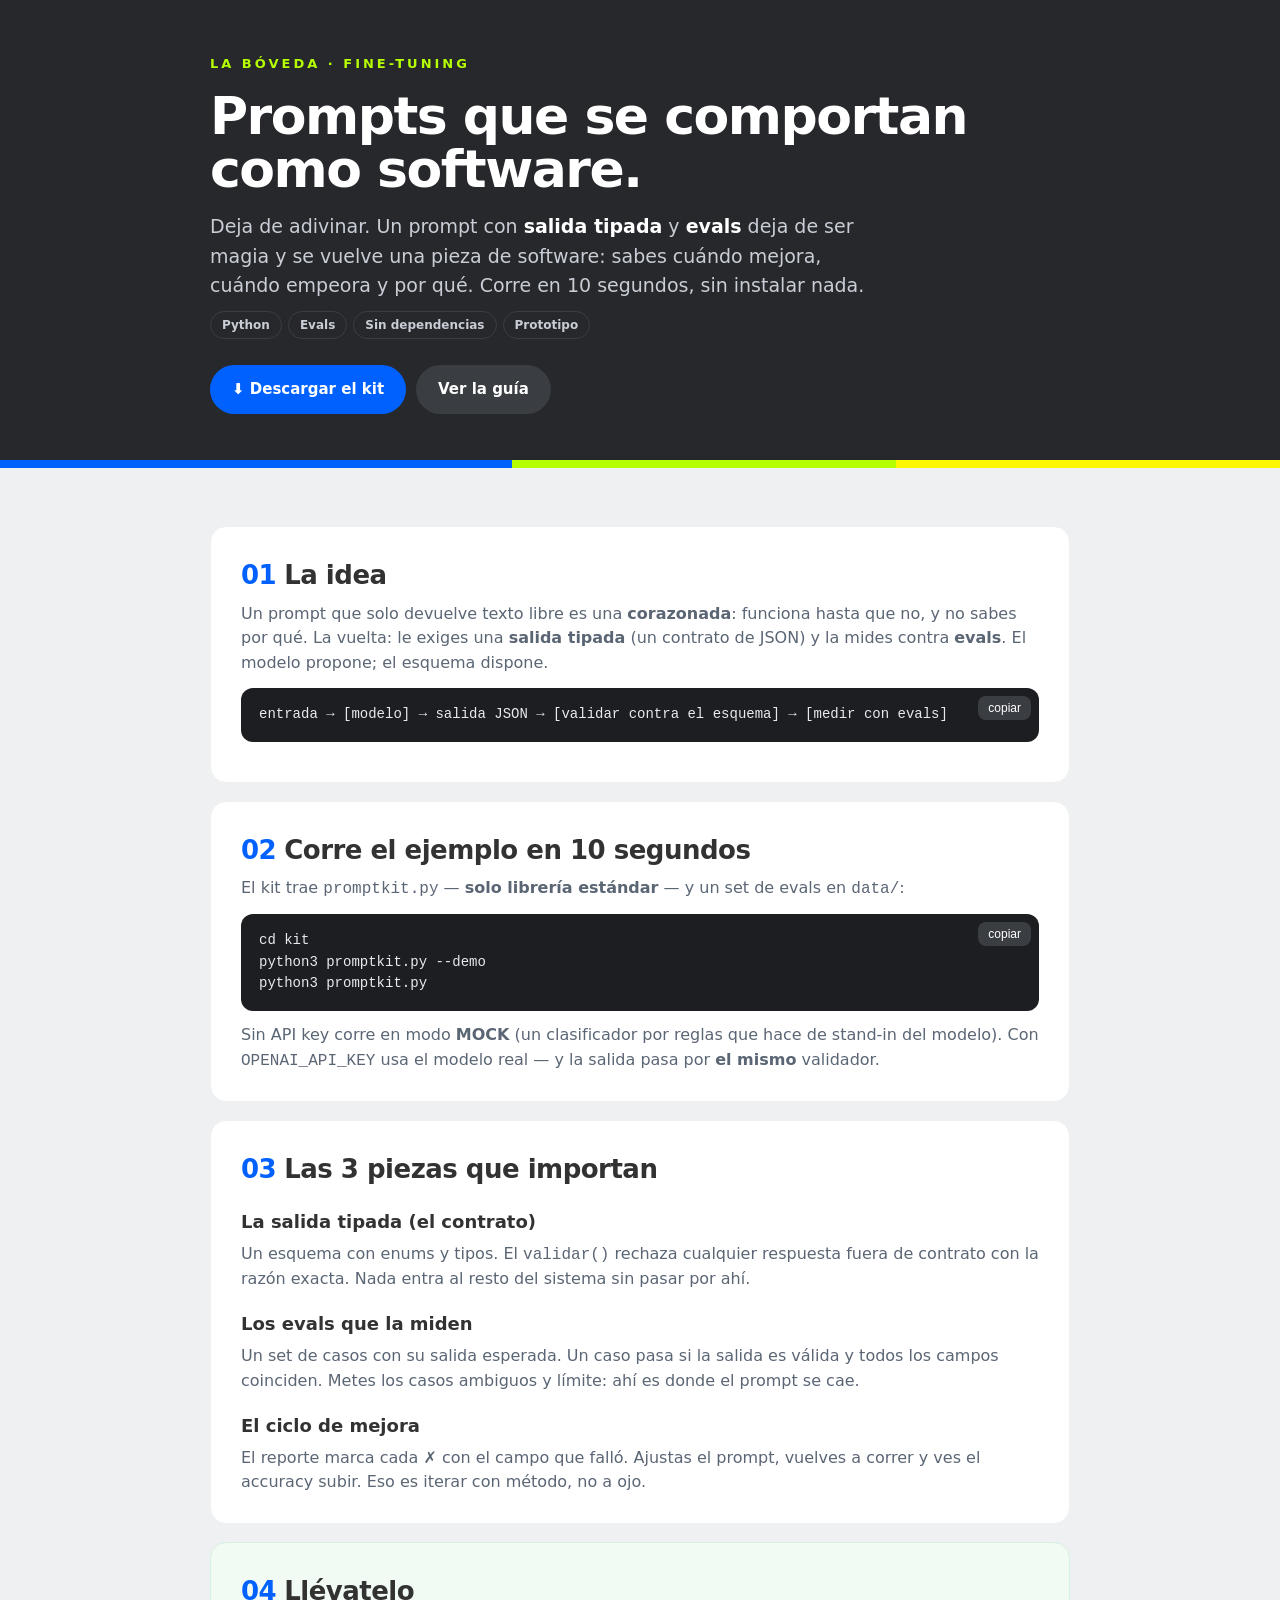
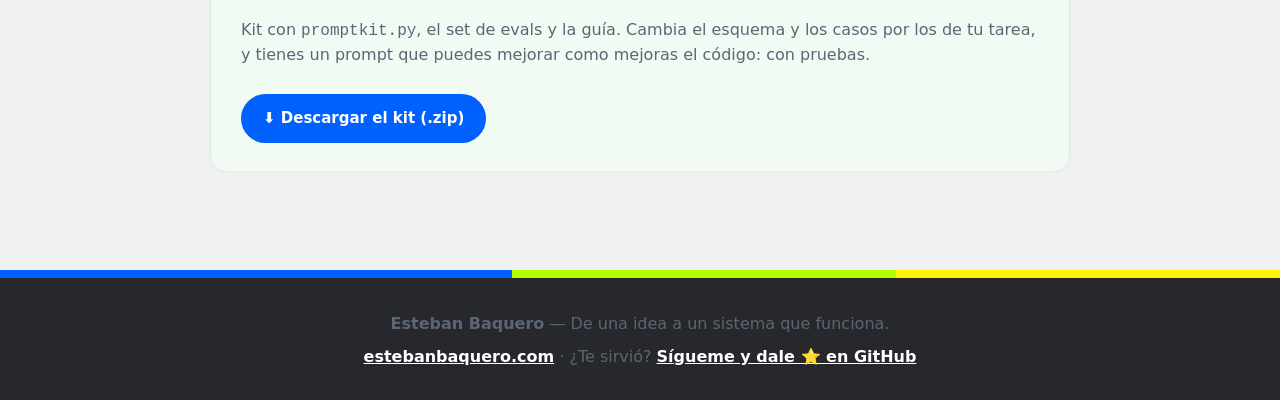
<file: 10-prompts-como-software/landing.html>
<!doctype html>
<html lang="es">
<head>
<meta charset="utf-8">
<meta name="viewport" content="width=device-width, initial-scale=1">
<title>Prompts que se comportan como software · La Bóveda · Esteban Baquero</title>
<meta name="description" content="Prompts con salida tipada y evals, para que se comporten como código confiable. Esquema + evals + ciclo de mejora. Guía + código ejecutable sin dependencias.">
<meta name="robots" content="index,follow">
<meta property="og:type" content="article">
<meta property="og:title" content="Prompts que se comportan como software — La Bóveda de Esteban Baquero">
<meta property="og:description" content="Un prompt sin evals es una corazonada. Con salida tipada y pruebas, es software. Valídalo, mídelo, mejóralo. Corre sin instalar nada.">
<meta property="og:url" content="https://estebanbaquero.com/la-boveda">
<link rel="stylesheet" href="../assets/boveda.css">
</head>
<body>
<header class="hero">
  <div class="wrap">
    <div class="kick">La Bóveda · Fine-tuning</div>
    <h1>Prompts que se comportan como software.</h1>
    <p class="lead">Deja de adivinar. Un prompt con <b style="color:#fff">salida tipada</b> y <b style="color:#fff">evals</b> deja de ser magia y se vuelve una pieza de software: sabes cuándo mejora, cuándo empeora y por qué. Corre en 10 segundos, sin instalar nada.</p>
    <div><span class="tag">Python</span><span class="tag">Evals</span><span class="tag">Sin dependencias</span><span class="tag">Prototipo</span></div>
    <div class="cta">
      <a class="btn p" href="esteban-baquero-playbook-prompts-v1.0.zip" download>⬇ Descargar el kit</a>
      <a class="btn g" href="README.md">Ver la guía</a>
    </div>
  </div>
</header>
<div class="bar"></div>
<main>
  <section>
    <h2><span class="n">01</span>La idea</h2>
    <p>Un prompt que solo devuelve texto libre es una <b>corazonada</b>: funciona hasta que no, y no sabes por qué. La vuelta: le exiges una <b>salida tipada</b> (un contrato de JSON) y la mides contra <b>evals</b>. El modelo propone; el esquema dispone.</p>
    <pre><button class="copy">copiar</button><code>entrada → [modelo] → salida JSON → [validar contra el esquema] → [medir con evals]</code></pre>
  </section>
  <section>
    <h2><span class="n">02</span>Corre el ejemplo en 10 segundos</h2>
    <p>El kit trae <code>promptkit.py</code> — <b>solo librería estándar</b> — y un set de evals en <code>data/</code>:</p>
    <pre><button class="copy">copiar</button><code>cd kit
python3 promptkit.py --demo
python3 promptkit.py</code></pre>
    <p>Sin API key corre en modo <b>MOCK</b> (un clasificador por reglas que hace de stand-in del modelo). Con <code>OPENAI_API_KEY</code> usa el modelo real — y la salida pasa por <b>el mismo</b> validador.</p>
  </section>
  <section>
    <h2><span class="n">03</span>Las 3 piezas que importan</h2>
    <h3>La salida tipada (el contrato)</h3>
    <p>Un esquema con enums y tipos. El <code>validar()</code> rechaza cualquier respuesta fuera de contrato con la razón exacta. Nada entra al resto del sistema sin pasar por ahí.</p>
    <h3>Los evals que la miden</h3>
    <p>Un set de casos con su salida esperada. Un caso pasa si la salida es válida y todos los campos coinciden. Metes los casos ambiguos y límite: ahí es donde el prompt se cae.</p>
    <h3>El ciclo de mejora</h3>
    <p>El reporte marca cada ✗ con el campo que falló. Ajustas el prompt, vuelves a correr y ves el accuracy subir. Eso es iterar con método, no a ojo.</p>
  </section>
  <section class="ok" style="border-radius:16px;border:1px solid #d7f0df">
    <h2><span class="n">04</span>Llévatelo</h2>
    <p>Kit con <code>promptkit.py</code>, el set de evals y la guía. Cambia el esquema y los casos por los de tu tarea, y tienes un prompt que puedes mejorar como mejoras el código: con pruebas.</p>
    <div class="cta"><a class="btn p" href="esteban-baquero-playbook-prompts-v1.0.zip" download>⬇ Descargar el kit (.zip)</a></div>
  </section>
</main>
<div class="bar"></div>
<footer>
  <p><b>Esteban Baquero</b> — De una idea a un sistema que funciona.</p>
  <p style="margin-top:8px"><a href="https://estebanbaquero.com">estebanbaquero.com</a> · ¿Te sirvió? <a href="https://github.com/Estebens22">Sígueme y dale ⭐ en GitHub</a></p>
</footer>
<script>
document.querySelectorAll('.copy').forEach(function(b){
  b.addEventListener('click',function(){
    navigator.clipboard.writeText(b.parentElement.querySelector('code').innerText).then(function(){b.textContent='copiado ✓';setTimeout(function(){b.textContent='copiar'},1500)});
  });
});
</script>
</body>
</html>
</file>
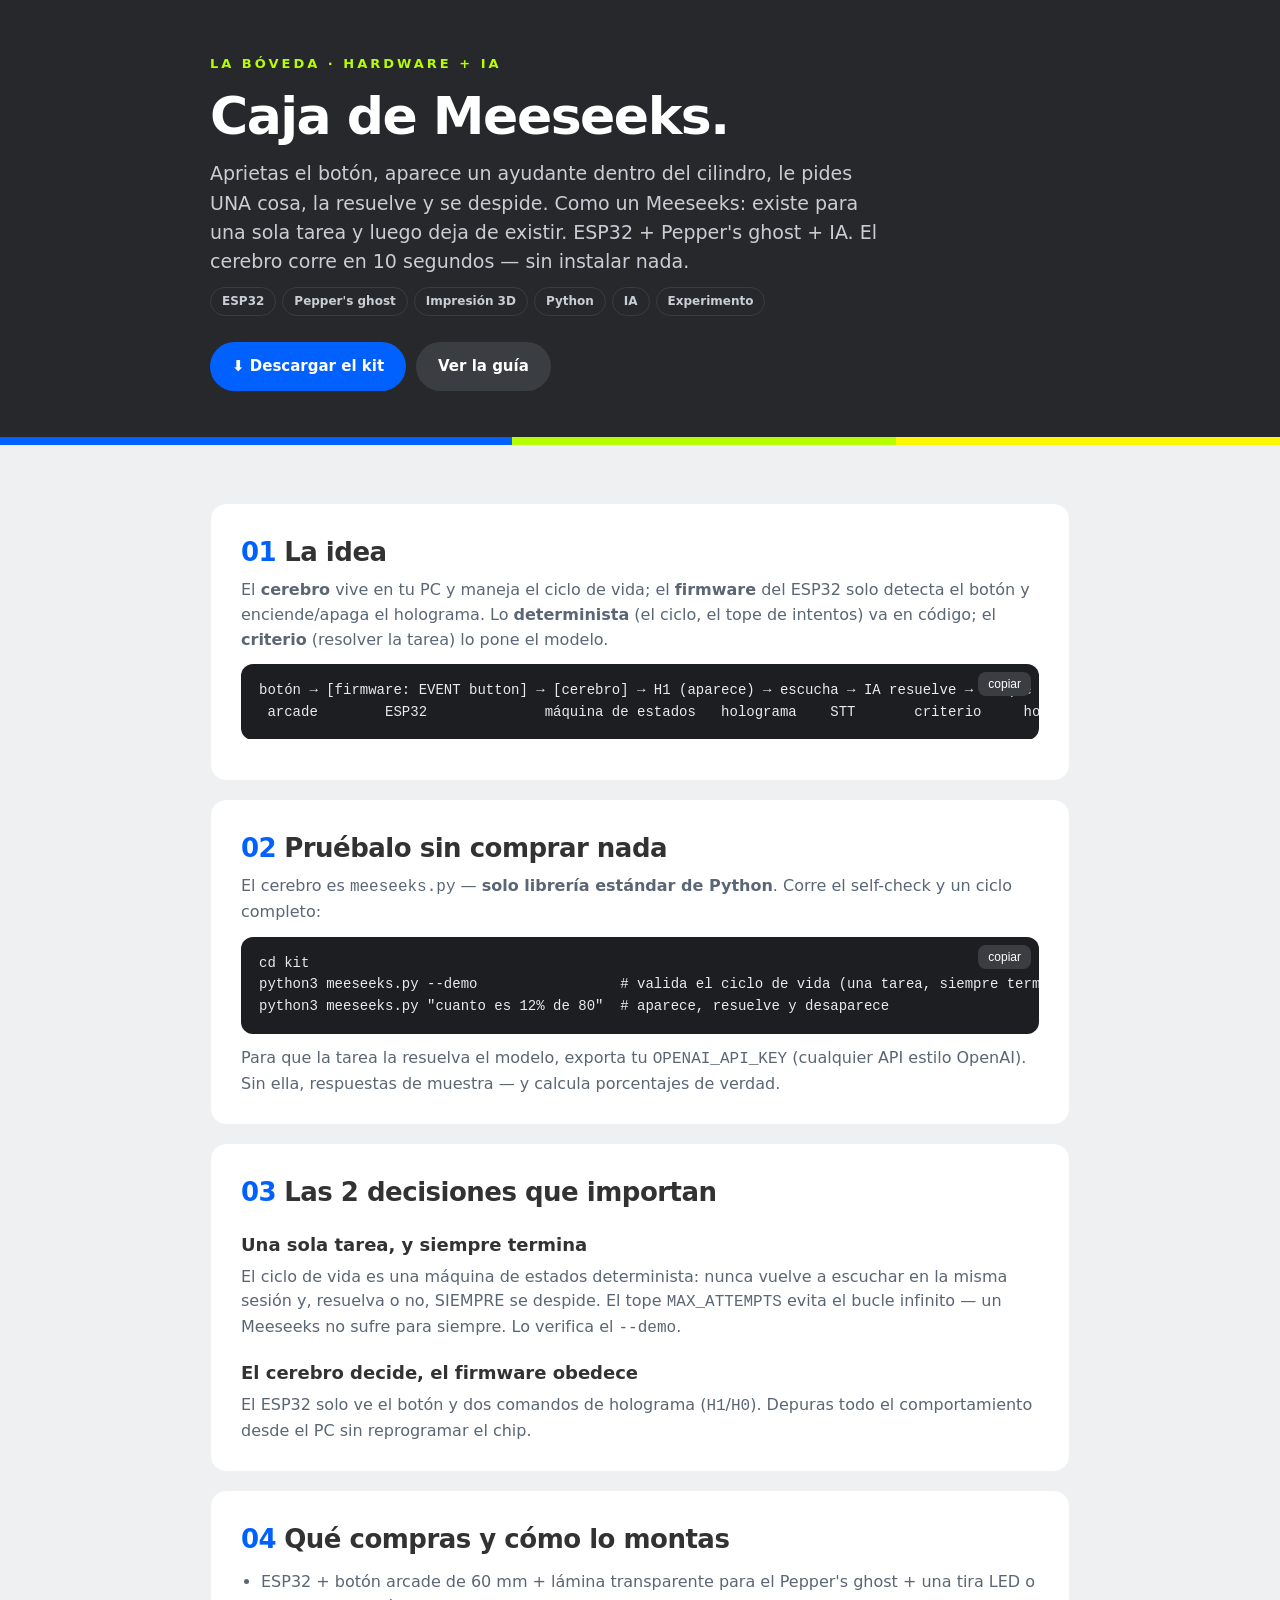
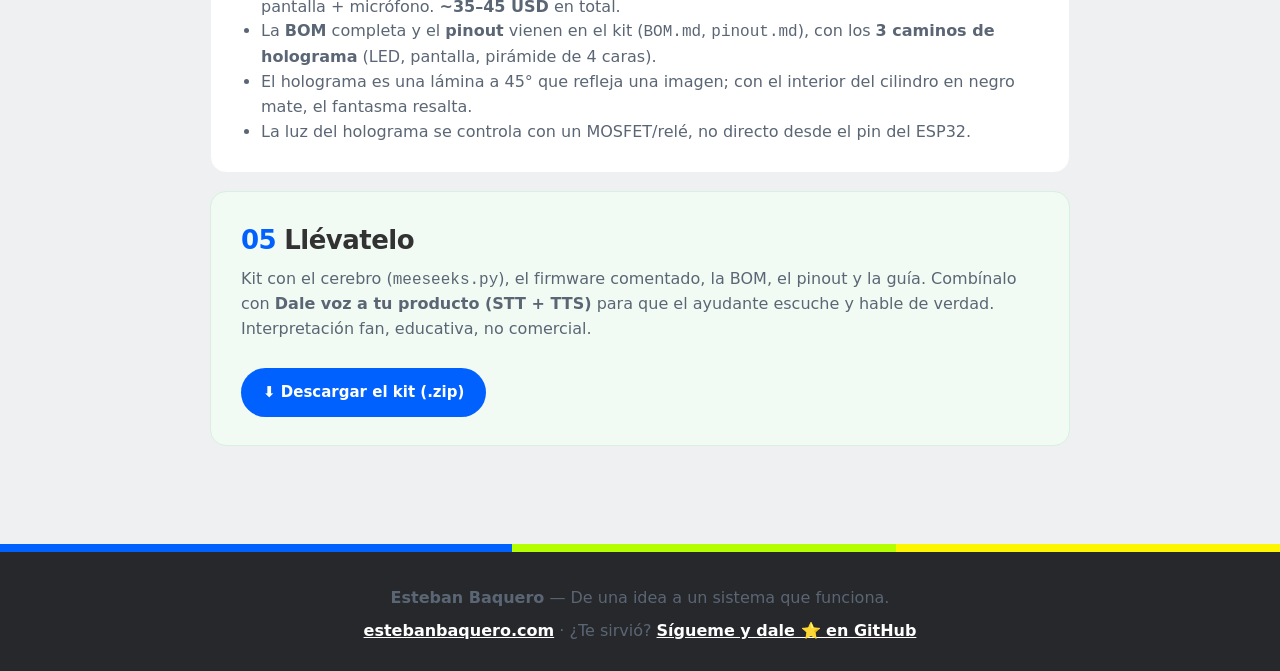
<file: 11-caja-de-meeseeks/landing.html>
<!doctype html>
<html lang="es">
<head>
<meta charset="utf-8">
<meta name="viewport" content="width=device-width, initial-scale=1">
<title>Caja de Meeseeks — ayudante de voz de una sola tarea · La Bóveda · Esteban Baquero</title>
<meta name="description" content="Aprietas el botón, aparece un holograma, le pides UNA cosa, la resuelve y se despide. ESP32 + Pepper's ghost + IA. Guía + BOM + planos + firmware + cerebro que corre sin instalar nada. Proyecto fan.">
<meta name="robots" content="index,follow">
<meta property="og:type" content="article">
<meta property="og:title" content="Caja de Meeseeks — ayudante de voz de una sola tarea — La Bóveda de Esteban Baquero">
<meta property="og:description" content="Hardware + IA: una caja con botón y holograma que resuelve UNA tarea y desaparece. ESP32 + Pepper's ghost + firmware STT→IA→TTS. BOM, planos y cerebro en Python puro.">
<meta property="og:url" content="https://estebanbaquero.com/boveda/caja-de-meeseeks.html">
<link rel="stylesheet" href="../assets/boveda.css">
</head>
<body>
<header class="hero">
  <div class="wrap">
    <div class="kick">La Bóveda · Hardware + IA</div>
    <h1>Caja de Meeseeks.</h1>
    <p class="lead">Aprietas el botón, aparece un ayudante dentro del cilindro, le pides UNA cosa, la resuelve y se despide. Como un Meeseeks: existe para una sola tarea y luego deja de existir. ESP32 + Pepper's ghost + IA. El cerebro corre en 10 segundos — sin instalar nada.</p>
    <div><span class="tag">ESP32</span><span class="tag">Pepper's ghost</span><span class="tag">Impresión 3D</span><span class="tag">Python</span><span class="tag">IA</span><span class="tag">Experimento</span></div>
    <div class="cta">
      <a class="btn p" href="esteban-baquero-playbook-meeseeks-v1.0.zip" download>⬇ Descargar el kit</a>
      <a class="btn g" href="README.md">Ver la guía</a>
    </div>
  </div>
</header>
<div class="bar"></div>
<main>
  <section>
    <h2><span class="n">01</span>La idea</h2>
    <p>El <b>cerebro</b> vive en tu PC y maneja el ciclo de vida; el <b>firmware</b> del ESP32 solo detecta el botón y enciende/apaga el holograma. Lo <b>determinista</b> (el ciclo, el tope de intentos) va en código; el <b>criterio</b> (resolver la tarea) lo pone el modelo.</p>
    <pre><button class="copy">copiar</button><code>botón → [firmware: EVENT button] → [cerebro] → H1 (aparece) → escucha → IA resuelve → H0 (se va)
 arcade        ESP32              máquina de estados   holograma    STT       criterio     holograma</code></pre>
  </section>
  <section>
    <h2><span class="n">02</span>Pruébalo sin comprar nada</h2>
    <p>El cerebro es <code>meeseeks.py</code> — <b>solo librería estándar de Python</b>. Corre el self-check y un ciclo completo:</p>
    <pre><button class="copy">copiar</button><code>cd kit
python3 meeseeks.py --demo                 # valida el ciclo de vida (una tarea, siempre termina)
python3 meeseeks.py "cuanto es 12% de 80"  # aparece, resuelve y desaparece</code></pre>
    <p>Para que la tarea la resuelva el modelo, exporta tu <code>OPENAI_API_KEY</code> (cualquier API estilo OpenAI). Sin ella, respuestas de muestra — y calcula porcentajes de verdad.</p>
  </section>
  <section>
    <h2><span class="n">03</span>Las 2 decisiones que importan</h2>
    <h3>Una sola tarea, y siempre termina</h3>
    <p>El ciclo de vida es una máquina de estados determinista: nunca vuelve a escuchar en la misma sesión y, resuelva o no, SIEMPRE se despide. El tope <code>MAX_ATTEMPTS</code> evita el bucle infinito — un Meeseeks no sufre para siempre. Lo verifica el <code>--demo</code>.</p>
    <h3>El cerebro decide, el firmware obedece</h3>
    <p>El ESP32 solo ve el botón y dos comandos de holograma (<code>H1</code>/<code>H0</code>). Depuras todo el comportamiento desde el PC sin reprogramar el chip.</p>
  </section>
  <section>
    <h2><span class="n">04</span>Qué compras y cómo lo montas</h2>
    <ul>
      <li>ESP32 + botón arcade de 60 mm + lámina transparente para el Pepper's ghost + una tira LED o pantalla + micrófono. <b>~35–45 USD</b> en total.</li>
      <li>La <b>BOM</b> completa y el <b>pinout</b> vienen en el kit (<code>BOM.md</code>, <code>pinout.md</code>), con los <b>3 caminos de holograma</b> (LED, pantalla, pirámide de 4 caras).</li>
      <li>El holograma es una lámina a 45° que refleja una imagen; con el interior del cilindro en negro mate, el fantasma resalta.</li>
      <li>La luz del holograma se controla con un MOSFET/relé, no directo desde el pin del ESP32.</li>
    </ul>
  </section>
  <section class="ok" style="border-radius:16px;border:1px solid #d7f0df">
    <h2><span class="n">05</span>Llévatelo</h2>
    <p>Kit con el cerebro (<code>meeseeks.py</code>), el firmware comentado, la BOM, el pinout y la guía. Combínalo con <b>Dale voz a tu producto (STT + TTS)</b> para que el ayudante escuche y hable de verdad. Interpretación fan, educativa, no comercial.</p>
    <div class="cta"><a class="btn p" href="esteban-baquero-playbook-meeseeks-v1.0.zip" download>⬇ Descargar el kit (.zip)</a></div>
  </section>
</main>
<div class="bar"></div>
<footer>
  <p><b>Esteban Baquero</b> — De una idea a un sistema que funciona.</p>
  <p style="margin-top:8px"><a href="https://estebanbaquero.com">estebanbaquero.com</a> · ¿Te sirvió? <a href="https://github.com/Estebens22">Sígueme y dale ⭐ en GitHub</a></p>
</footer>
<script>
document.querySelectorAll('.copy').forEach(function(b){
  b.addEventListener('click',function(){
    navigator.clipboard.writeText(b.parentElement.querySelector('code').innerText).then(function(){b.textContent='copiado ✓';setTimeout(function(){b.textContent='copiar'},1500)});
  });
});
</script>
</body>
</html>
</file>
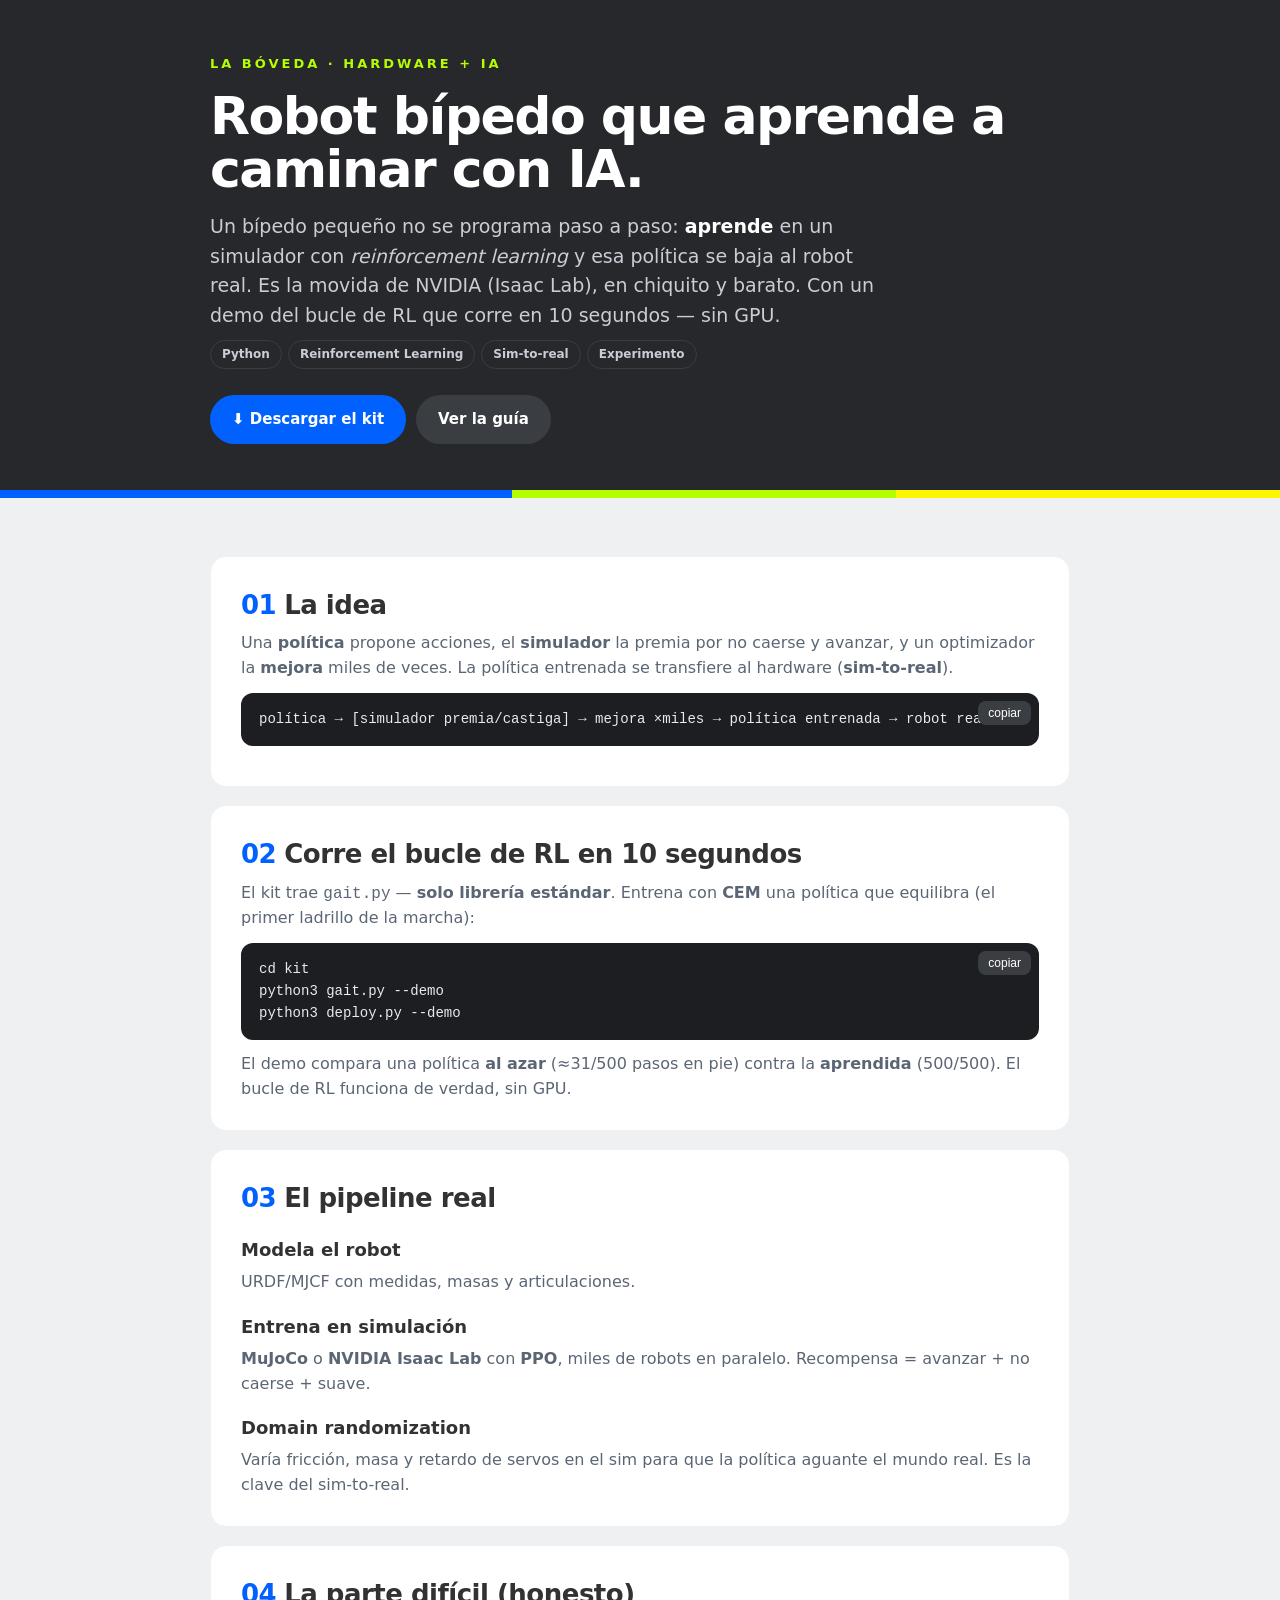
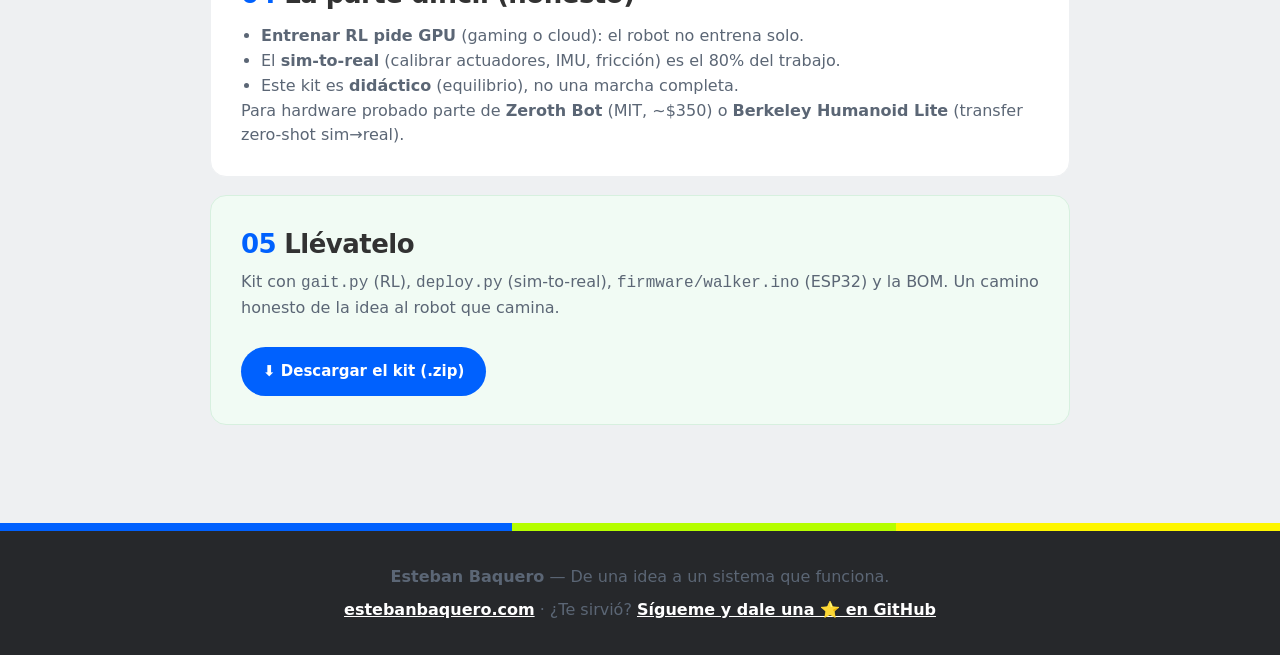
<file: 12-robot-bipedo-rl/landing.html>
<!doctype html>
<html lang="es">
<head>
<meta charset="utf-8">
<meta name="viewport" content="width=device-width, initial-scale=1">
<title>Robot bípedo que aprende con IA · La Bóveda · Esteban Baquero</title>
<meta name="description" content="Cómo construir un robot bípedo pequeño que aprende a caminar con IA (RL sim-to-real), como los de NVIDIA. Demo de RL ejecutable sin GPU, BOM, planos y firmware.">
<meta name="robots" content="index,follow">
<meta property="og:type" content="article">
<meta property="og:title" content="Robot bípedo que aprende con IA — La Bóveda de Esteban Baquero">
<meta property="og:description" content="Entrena la marcha en simulación con reinforcement learning y bájala al robot real. Demo que corre sin GPU.">
<meta property="og:url" content="https://estebanbaquero.com/la-boveda">
<link rel="stylesheet" href="../assets/boveda.css">
</head>
<body>
<header class="hero">
  <div class="wrap">
    <div class="kick">La Bóveda · Hardware + IA</div>
    <h1>Robot bípedo que aprende a caminar con IA.</h1>
    <p class="lead">Un bípedo pequeño no se programa paso a paso: <b style="color:#fff">aprende</b> en un simulador con <i>reinforcement learning</i> y esa política se baja al robot real. Es la movida de NVIDIA (Isaac Lab), en chiquito y barato. Con un demo del bucle de RL que corre en 10 segundos — sin GPU.</p>
    <div><span class="tag">Python</span><span class="tag">Reinforcement Learning</span><span class="tag">Sim-to-real</span><span class="tag">Experimento</span></div>
    <div class="cta">
      <a class="btn p" href="esteban-baquero-playbook-robot-bipedo-v1.0.zip" download>⬇ Descargar el kit</a>
      <a class="btn g" href="README.md">Ver la guía</a>
    </div>
  </div>
</header>
<div class="bar"></div>
<main>
  <section>
    <h2><span class="n">01</span>La idea</h2>
    <p>Una <b>política</b> propone acciones, el <b>simulador</b> la premia por no caerse y avanzar, y un optimizador la <b>mejora</b> miles de veces. La política entrenada se transfiere al hardware (<b>sim-to-real</b>).</p>
    <pre><button class="copy">copiar</button><code>política → [simulador premia/castiga] → mejora ×miles → política entrenada → robot real</code></pre>
  </section>
  <section>
    <h2><span class="n">02</span>Corre el bucle de RL en 10 segundos</h2>
    <p>El kit trae <code>gait.py</code> — <b>solo librería estándar</b>. Entrena con <b>CEM</b> una política que equilibra (el primer ladrillo de la marcha):</p>
    <pre><button class="copy">copiar</button><code>cd kit
python3 gait.py --demo
python3 deploy.py --demo</code></pre>
    <p>El demo compara una política <b>al azar</b> (≈31/500 pasos en pie) contra la <b>aprendida</b> (500/500). El bucle de RL funciona de verdad, sin GPU.</p>
  </section>
  <section>
    <h2><span class="n">03</span>El pipeline real</h2>
    <h3>Modela el robot</h3>
    <p>URDF/MJCF con medidas, masas y articulaciones.</p>
    <h3>Entrena en simulación</h3>
    <p><b>MuJoCo</b> o <b>NVIDIA Isaac Lab</b> con <b>PPO</b>, miles de robots en paralelo. Recompensa = avanzar + no caerse + suave.</p>
    <h3>Domain randomization</h3>
    <p>Varía fricción, masa y retardo de servos en el sim para que la política aguante el mundo real. Es la clave del sim-to-real.</p>
  </section>
  <section>
    <h2><span class="n">04</span>La parte difícil (honesto)</h2>
    <ul>
      <li><b>Entrenar RL pide GPU</b> (gaming o cloud): el robot no entrena solo.</li>
      <li>El <b>sim-to-real</b> (calibrar actuadores, IMU, fricción) es el 80% del trabajo.</li>
      <li>Este kit es <b>didáctico</b> (equilibrio), no una marcha completa.</li>
    </ul>
    <p>Para hardware probado parte de <b>Zeroth Bot</b> (MIT, ~$350) o <b>Berkeley Humanoid Lite</b> (transfer zero-shot sim→real).</p>
  </section>
  <section class="ok" style="border-radius:16px;border:1px solid #d7f0df">
    <h2><span class="n">05</span>Llévatelo</h2>
    <p>Kit con <code>gait.py</code> (RL), <code>deploy.py</code> (sim-to-real), <code>firmware/walker.ino</code> (ESP32) y la BOM. Un camino honesto de la idea al robot que camina.</p>
    <div class="cta"><a class="btn p" href="esteban-baquero-playbook-robot-bipedo-v1.0.zip" download>⬇ Descargar el kit (.zip)</a></div>
  </section>
</main>
<div class="bar"></div>
<footer>
  <p><b>Esteban Baquero</b> — De una idea a un sistema que funciona.</p>
  <p style="margin-top:8px"><a href="https://estebanbaquero.com">estebanbaquero.com</a> · ¿Te sirvió? <a href="https://github.com/Estebens22">Sígueme y dale una ⭐ en GitHub</a></p>
</footer>
<script>
document.querySelectorAll('.copy').forEach(function(b){
  b.addEventListener('click',function(){
    navigator.clipboard.writeText(b.parentElement.querySelector('code').innerText).then(function(){b.textContent='copiado ✓';setTimeout(function(){b.textContent='copiar'},1500)});
  });
});
</script>
</body>
</html>
</file>
<file: assets/boveda.css>
:root{--carbon:#323232;--carbon-deep:#26282b;--blanco:#fff;--azul:#0061fe;--lima:#b5fe00;--amarillo:#fef600;--verde:#00c79a;--rojo:#c0392b;--ink:#323232;--ink-soft:#5b6675;--surface:#f6f8fa;--font:"Satoshi",system-ui,-apple-system,"Segoe UI",Roboto,Helvetica,Arial,sans-serif}
*{margin:0;padding:0;box-sizing:border-box}
body{font-family:var(--font);color:var(--ink);background:#eef0f2;line-height:1.55}
a{color:var(--azul)}
.bar{height:8px;background:linear-gradient(90deg,var(--azul) 40%,var(--lima) 40% 70%,var(--amarillo) 70%)}
header.hero{background:var(--carbon-deep);color:#fff;padding:54px 24px 46px;position:relative}
.wrap{max-width:900px;margin:0 auto;padding:0 20px}
.kick{color:var(--lima);font-weight:800;letter-spacing:3px;text-transform:uppercase;font-size:13px}
.tag{display:inline-block;font-size:12px;font-weight:700;border:1px solid #3a3d42;color:#c9ced6;border-radius:999px;padding:4px 11px;margin:10px 6px 0 0}
h1{font-size:clamp(30px,5vw,52px);letter-spacing:-1.5px;line-height:1.02;margin:16px 0 0;color:#fff}
.lead{color:#c9ced6;font-size:19px;margin-top:16px;max-width:680px}
.cta{display:inline-flex;gap:10px;flex-wrap:wrap;margin-top:26px}
.btn{text-decoration:none;font-weight:700;border-radius:999px;padding:13px 22px;font-size:15px}
.btn.p{background:var(--azul);color:#fff}.btn.g{background:#3a3d42;color:#fff}
main{max-width:900px;margin:0 auto;padding:40px 20px 80px}
section{background:#fff;border:1px solid #eef0f2;border-radius:16px;padding:28px 30px;margin:18px 0}
h2{font-size:26px;letter-spacing:-.5px;margin-bottom:6px}
h2 .n{color:var(--azul);font-weight:800;margin-right:8px}
h3{font-size:18px;margin:18px 0 6px}
p,li{color:var(--ink-soft);font-size:16px}
ul,ol{margin:10px 0 0 20px}
.note{background:#fffbe6;border-left:4px solid var(--amarillo);padding:12px 16px;border-radius:8px;margin:14px 0;font-size:15px;color:#5b5324}
.ok{background:#f1fbf4;border-left:4px solid var(--verde)}
pre{background:var(--carbon-ink,#1c1e21);color:#e8eaed;border-radius:12px;padding:16px 18px;overflow:auto;font-size:14px;position:relative;margin:12px 0}
pre code{font-family:ui-monospace,SFMono-Regular,Menlo,monospace}
.copy{position:absolute;top:8px;right:8px;background:#3a3d42;color:#fff;border:0;border-radius:8px;padding:5px 10px;font-size:12px;cursor:pointer}
table{width:100%;border-collapse:collapse;margin-top:12px;font-size:14px}
th,td{text-align:left;padding:8px 10px;border-bottom:1px solid #eef0f2}
th{color:var(--ink);font-weight:800}
footer{background:var(--carbon-deep);color:#c9ced6;text-align:center;padding:34px 20px;font-size:14px}
footer a{color:#fff;font-weight:700}
@media(prefers-reduced-motion:reduce){*{scroll-behavior:auto}}
</file>
